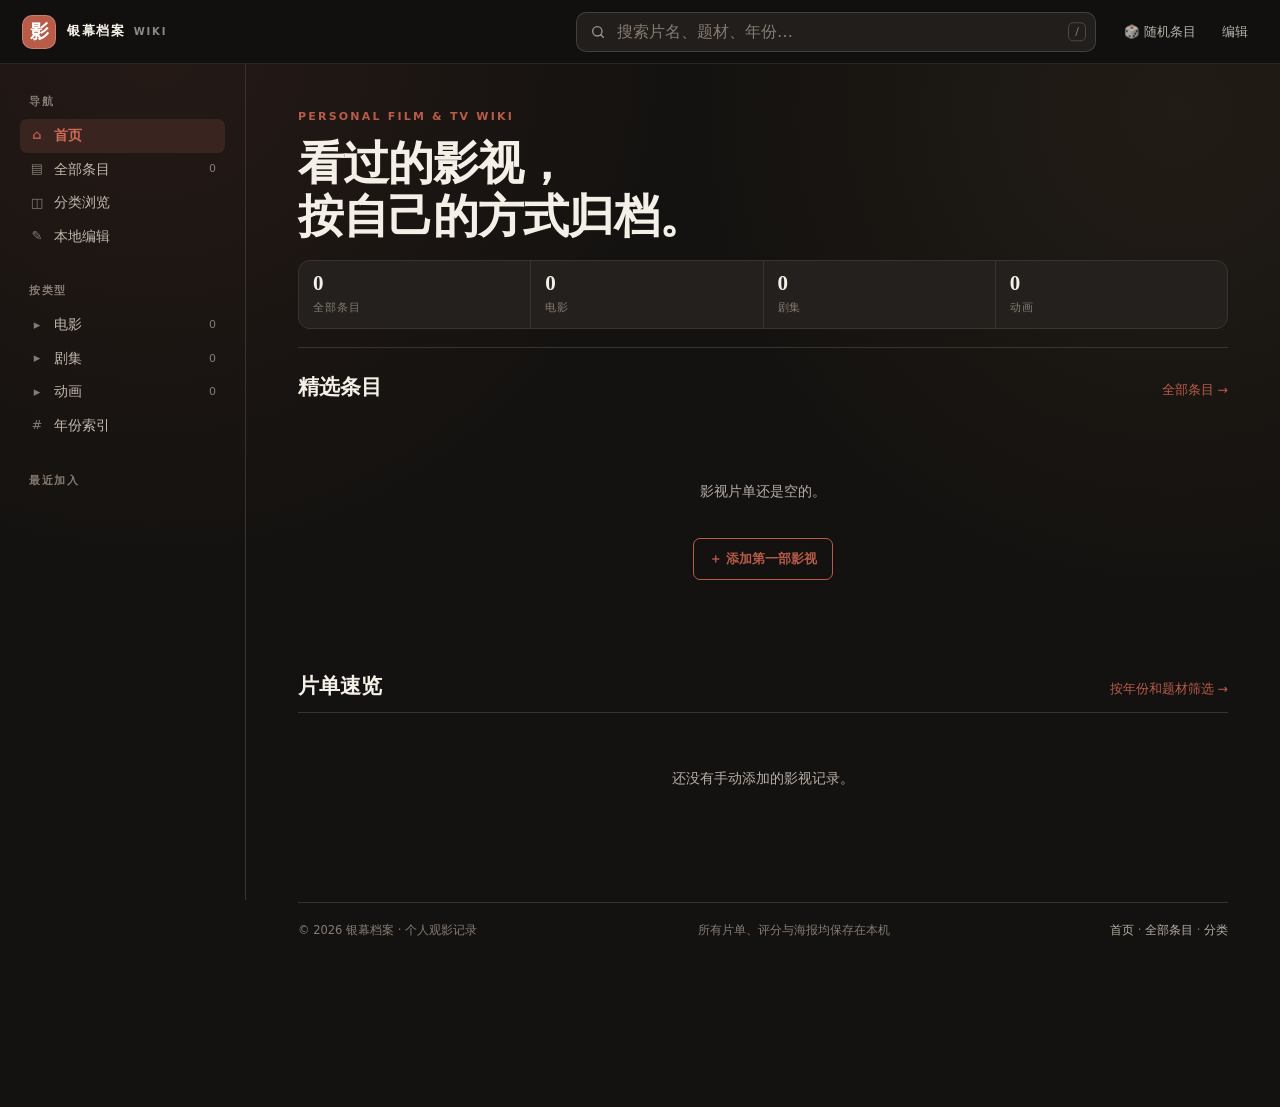
<file: assets/film/index.html>
<!DOCTYPE html>
<html lang="zh-CN">
<head>
  <meta charset="UTF-8">
  <meta name="viewport" content="width=device-width, initial-scale=1.0">
  <title>银幕档案 · 我的影视维基</title>
  <meta name="description" content="个人看过的电影、剧集和动画记录，按类型与题材分类浏览。">
  <script>
    (function () {
      try {
        const queryTheme = new URLSearchParams(location.search).get("theme");
        const theme = queryTheme === "light" || queryTheme === "dark"
          ? queryTheme
          : (localStorage.getItem("qingji:theme") || "dark");
        document.documentElement.dataset.theme = theme;
        document.documentElement.style.colorScheme = theme;
        localStorage.setItem("qingji:theme", theme);
      } catch (error) {}
    })();
  </script>
  <link rel="stylesheet" href="./assets/style.css">
</head>
<body data-root="." data-page="home">
  <a class="skip-link" href="#main">跳到正文</a>

  <header class="topbar">
    <div class="topbar-inner">
      <button class="top-action menu-toggle" id="menu-toggle" type="button" aria-label="打开导航" aria-controls="sidebar" aria-expanded="false">☰</button>
      <a class="brand" href="./index.html">
        <span class="brand-mark">影</span>
        <span class="brand-text">银幕档案 <span class="brand-tag">WIKI</span></span>
      </a>
      <div class="search-wrap">
        <div class="search-box">
          <svg viewBox="0 0 24 24" fill="none" stroke-width="2" stroke-linecap="round" aria-hidden="true">
            <circle cx="11" cy="11" r="7"></circle>
            <path d="m20 20-3.5-3.5"></path>
          </svg>
          <input class="search-input" id="wiki-search" type="search" placeholder="搜索片名、题材、年份…" aria-label="搜索条目" aria-expanded="false" autocomplete="off">
          <span class="search-key">/</span>
        </div>
        <div class="search-results" id="search-results"></div>
      </div>
      <div class="top-actions">
        <button class="top-action" id="random-entry" type="button" title="随机打开一个条目">🎲 <span class="action-label">随机条目</span></button>
        <a class="top-action" href="./editor.html" title="本地编辑影评">编辑</a>
        <a class="top-action" href="./about.html">关于</a>
      </div>
    </div>
  </header>

  <div class="sidebar-backdrop" id="sidebar-backdrop"></div>
  <div class="shell">
    <aside class="sidebar" id="sidebar">
        <div class="side-group">
          <p class="side-title">导航</p>
          <a class="side-link" data-nav="home" href="./index.html"><span class="side-icon">⌂</span>首页</a>
          <a class="side-link" data-nav="entries" href="./entries/index.html"><span class="side-icon">▤</span>全部条目<span class="side-count" id="nav-total">0</span></a>
          <a class="side-link" data-nav="categories" href="./categories/index.html"><span class="side-icon">◫</span>分类浏览</a>
          <a class="side-link" data-nav="editor" href="./editor.html"><span class="side-icon">✎</span>本地编辑</a>
          <a class="side-link" data-nav="about" href="./about.html"><span class="side-icon">ⓘ</span>关于这个维基</a>
        </div>
        <div class="side-group">
          <p class="side-title">按类型</p>
          <a class="side-link" href="./entries/index.html?medium=电影"><span class="side-icon">▸</span>电影<span class="side-count" id="nav-movie">0</span></a>
          <a class="side-link" href="./entries/index.html?medium=剧集"><span class="side-icon">▸</span>剧集<span class="side-count" id="nav-series">0</span></a>
          <a class="side-link" href="./entries/index.html?medium=动画"><span class="side-icon">▸</span>动画<span class="side-count" id="nav-animation">0</span></a>
          <a class="side-link" href="./categories/index.html"><span class="side-icon">#</span>年份索引</a>
        </div>
        <div class="side-group">
          <p class="side-title">最近加入</p>
          <div class="side-recent" id="side-recent"></div>
        </div>
        <div class="side-note">
          <strong>个人影视维基</strong>
          只记录看过的作品。分类、搜索和条目页都在本地运行，不需要服务器。
        </div>
      </aside>
    <main class="main" id="main">
      
      <section class="home-hero">
        <p class="page-kicker">PERSONAL FILM &amp; TV WIKI</p>
        <h1 class="page-title">看过的影视，<br>按自己的方式归档。</h1>
        <p class="page-lede">这是一个只记录看过的作品的个人维基。电影、剧集和动画各自成页，按类型与题材分类，也可以直接搜索片名。</p>
        <div class="hero-note">共 <strong id="home-total">0</strong> 条记录 · 只记看过的</div>
        <div class="stats">
          <div class="stat"><span class="stat-value" id="home-total-stat">0</span><span class="stat-label">全部条目</span></div>
          <div class="stat"><span class="stat-value" id="home-movies">0</span><span class="stat-label">电影</span></div>
          <div class="stat"><span class="stat-value" id="home-series">0</span><span class="stat-label">剧集</span></div>
          <div class="stat"><span class="stat-value" id="home-animation">0</span><span class="stat-label">动画</span></div>
        </div>
      </section>

      <section class="home-quote" id="home-quote" hidden>
        <p class="page-kicker">TODAY'S LINE</p>
        <blockquote id="daily-quote-text"></blockquote>
        <div class="home-quote-meta">
          <a id="daily-quote-film" href="#"></a>
          <span id="daily-quote-note"></span>
          <button class="quote-refresh" id="quote-refresh" type="button">换一句 →</button>
        </div>
      </section>

      <section class="section">
        <div class="section-head">
          <h2 class="section-title">精选条目</h2>
          <a class="section-link" href="./entries/index.html">全部条目 →</a>
        </div>
        <div id="featured-entry"></div>
      </section>

      <section class="section">
        <div class="section-head">
          <h2 class="section-title">片单速览</h2>
          <a class="section-link" href="./entries/index.html">按年份和题材筛选 →</a>
        </div>
        <div class="recent-list" id="recent-entries"></div>
      </section>

      <section class="section">
        <div class="section-head">
          <h2 class="section-title">按类型与题材浏览</h2>
          <a class="section-link" href="./categories/index.html">完整分类 →</a>
        </div>
        <div class="category-grid" id="category-grid"></div>
      </section>

      <div class="about-note">
        <strong>这不是豆瓣，也不是评分榜。</strong>
        它只是我自己的观影索引：看过的作品、所属类型、题材标签，以及以后可以慢慢补上的观后感。条目页里的“我的观影记录”是留给自己的空白页。
      </div>
      <footer class="site-footer">
        <span>© <span data-year></span> 银幕档案 · 个人观影记录</span>
        <span>所有片单、评分与海报均保存在本机</span>
        <span><a href="./index.html">首页</a> · <a href="./entries/index.html">全部条目</a> · <a href="./categories/index.html">分类</a></span>
      </footer>
    </main>
  </div>

  <script src="./assets/entries.js"></script>
  <script src="./assets/posters.js"></script>
  <script src="./assets/custom-entries.js"></script>
  <script src="./assets/quotes.js"></script>
  <script src="./assets/site.js"></script>
  
</body>
</html>
</file>
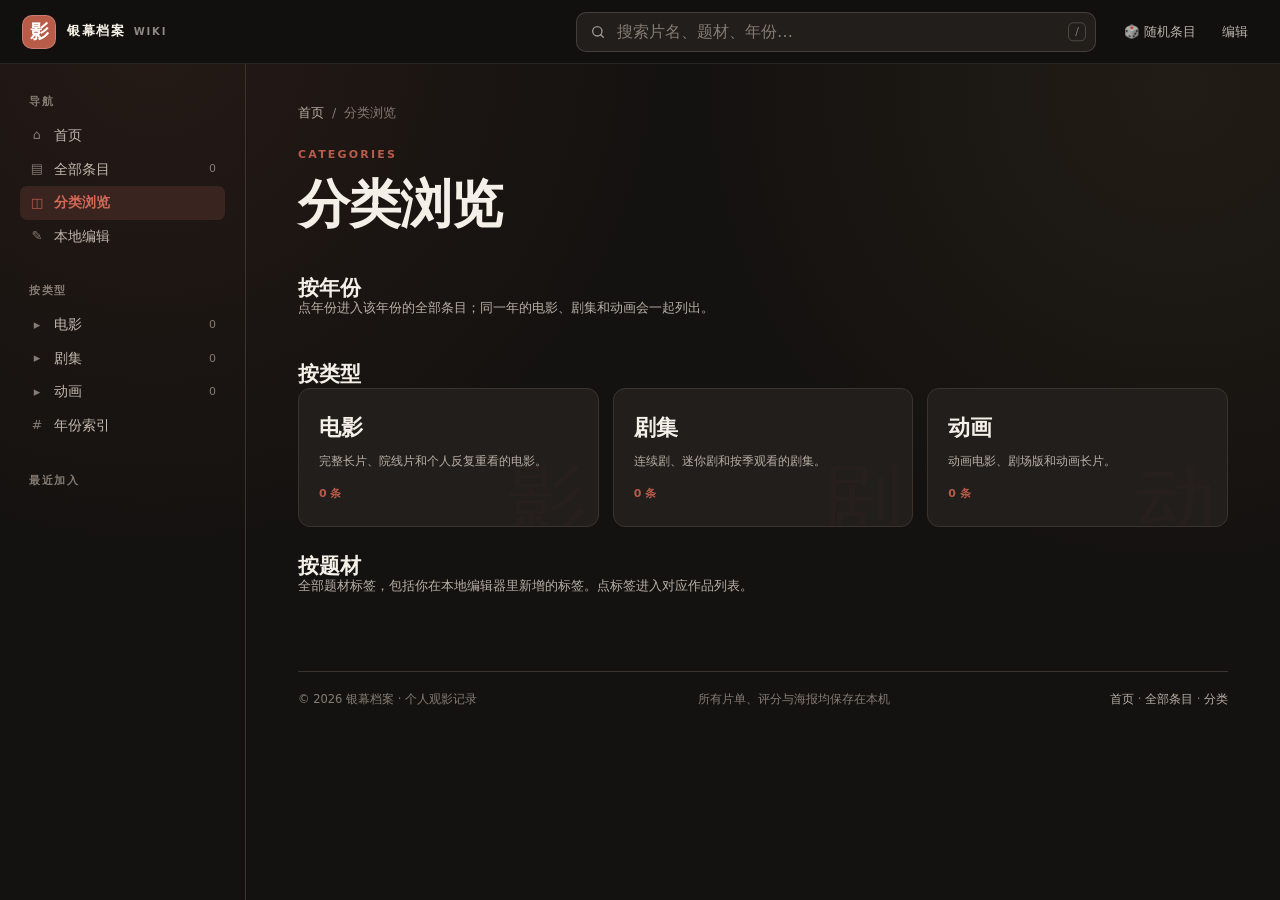
<file: assets/film/categories/index.html>
<!DOCTYPE html>
<html lang="zh-CN">
<head>
  <meta charset="UTF-8">
  <meta name="viewport" content="width=device-width, initial-scale=1.0">
  <title>分类浏览 · 银幕档案</title>
  <meta name="description" content="按电影、剧集、动画和题材浏览个人观影记录。">
  <script>
    (function () {
      try {
        const queryTheme = new URLSearchParams(location.search).get("theme");
        const theme = queryTheme === "light" || queryTheme === "dark"
          ? queryTheme
          : (localStorage.getItem("qingji:theme") || "dark");
        document.documentElement.dataset.theme = theme;
        document.documentElement.style.colorScheme = theme;
        localStorage.setItem("qingji:theme", theme);
      } catch (error) {}
    })();
  </script>
  <link rel="stylesheet" href="../assets/style.css">
</head>
<body data-root=".." data-page="categories">
  <a class="skip-link" href="#main">跳到正文</a>

  <header class="topbar">
    <div class="topbar-inner">
      <button class="top-action menu-toggle" id="menu-toggle" type="button" aria-label="打开导航" aria-controls="sidebar" aria-expanded="false">☰</button>
      <a class="brand" href="../index.html">
        <span class="brand-mark">影</span>
        <span class="brand-text">银幕档案 <span class="brand-tag">WIKI</span></span>
      </a>
      <div class="search-wrap">
        <div class="search-box">
          <svg viewBox="0 0 24 24" fill="none" stroke-width="2" stroke-linecap="round" aria-hidden="true">
            <circle cx="11" cy="11" r="7"></circle>
            <path d="m20 20-3.5-3.5"></path>
          </svg>
          <input class="search-input" id="wiki-search" type="search" placeholder="搜索片名、题材、年份…" aria-label="搜索条目" aria-expanded="false" autocomplete="off">
          <span class="search-key">/</span>
        </div>
        <div class="search-results" id="search-results"></div>
      </div>
      <div class="top-actions">
        <button class="top-action" id="random-entry" type="button" title="随机打开一个条目">🎲 <span class="action-label">随机条目</span></button>
        <a class="top-action" href="../editor.html" title="本地编辑影评">编辑</a>
        <a class="top-action" href="../about.html">关于</a>
      </div>
    </div>
  </header>

  <div class="sidebar-backdrop" id="sidebar-backdrop"></div>
  <div class="shell">
    <aside class="sidebar" id="sidebar">
        <div class="side-group">
          <p class="side-title">导航</p>
          <a class="side-link" data-nav="home" href="../index.html"><span class="side-icon">⌂</span>首页</a>
          <a class="side-link" data-nav="entries" href="../entries/index.html"><span class="side-icon">▤</span>全部条目<span class="side-count" id="nav-total">0</span></a>
          <a class="side-link" data-nav="categories" href="../categories/index.html"><span class="side-icon">◫</span>分类浏览</a>
          <a class="side-link" data-nav="editor" href="../editor.html"><span class="side-icon">✎</span>本地编辑</a>
          <a class="side-link" data-nav="about" href="../about.html"><span class="side-icon">ⓘ</span>关于这个维基</a>
        </div>
        <div class="side-group">
          <p class="side-title">按类型</p>
          <a class="side-link" href="../entries/index.html?medium=电影"><span class="side-icon">▸</span>电影<span class="side-count" id="nav-movie">0</span></a>
          <a class="side-link" href="../entries/index.html?medium=剧集"><span class="side-icon">▸</span>剧集<span class="side-count" id="nav-series">0</span></a>
          <a class="side-link" href="../entries/index.html?medium=动画"><span class="side-icon">▸</span>动画<span class="side-count" id="nav-animation">0</span></a>
          <a class="side-link" href="../categories/index.html"><span class="side-icon">#</span>年份索引</a>
        </div>
        <div class="side-group">
          <p class="side-title">最近加入</p>
          <div class="side-recent" id="side-recent"></div>
        </div>
        <div class="side-note">
          <strong>个人影视维基</strong>
          只记录看过的作品。分类、搜索和条目页都在本地运行，不需要服务器。
        </div>
      </aside>
    <main class="main" id="main">
      
      <nav class="breadcrumb"><a href="../index.html">首页</a><span>/</span><span>分类浏览</span></nav>
      <p class="page-kicker">CATEGORIES</p>
      <h1 class="page-title">分类浏览</h1>
      <p class="page-lede">点年份、类型或题材，进入对应的全部作品列表；包括你在本地编辑器里新增的题材标签。</p>
      <div id="categories-root"></div>
      <footer class="site-footer">
        <span>© <span data-year></span> 银幕档案 · 个人观影记录</span>
        <span>所有片单、评分与海报均保存在本机</span>
        <span><a href="../index.html">首页</a> · <a href="../entries/index.html">全部条目</a> · <a href="../categories/index.html">分类</a></span>
      </footer>
    </main>
  </div>

  <script src="../assets/entries.js"></script>
  <script src="../assets/posters.js"></script>
  <script src="../assets/custom-entries.js"></script>
  <script src="../assets/quotes.js"></script>
  <script src="../assets/site.js"></script>
  
</body>
</html>
</file>
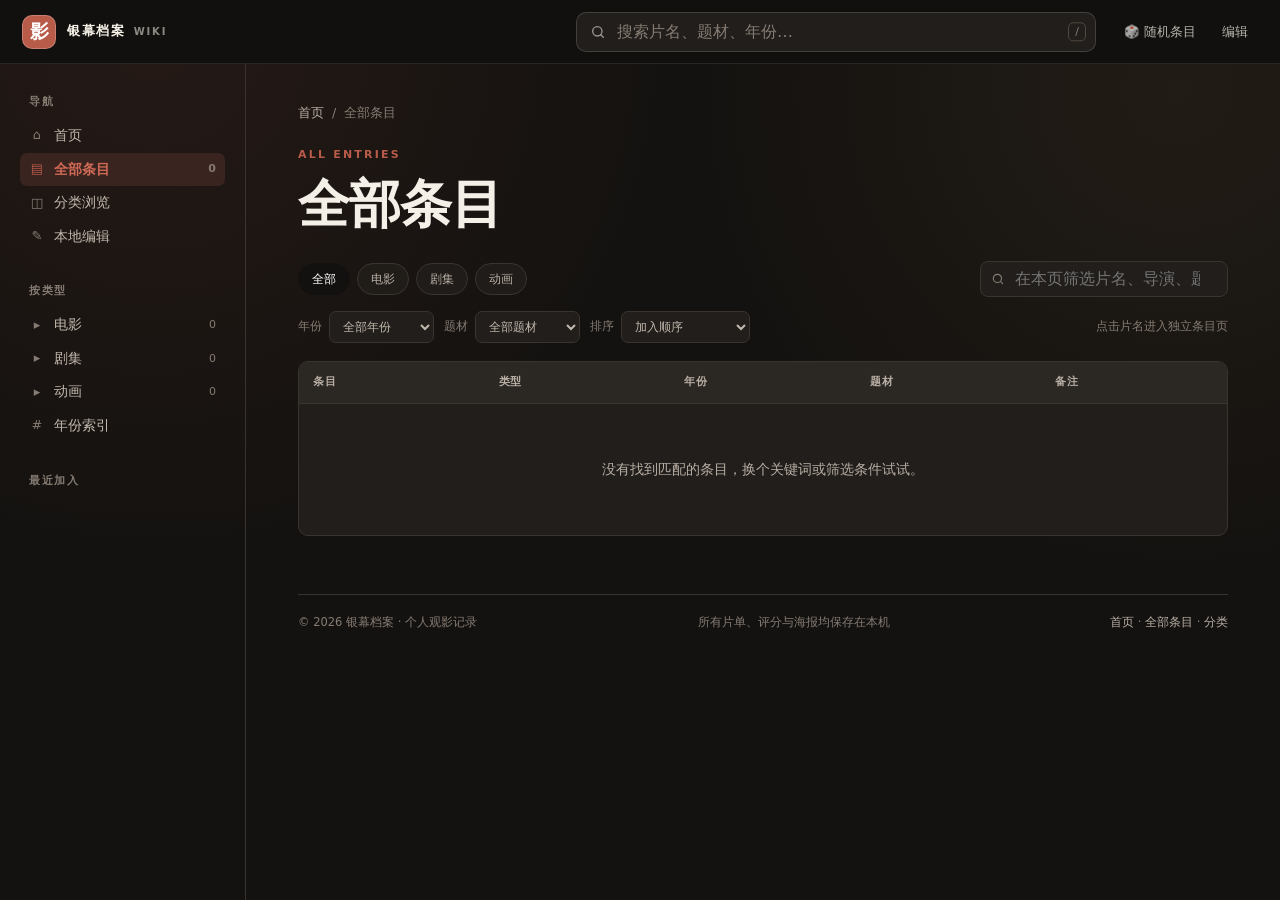
<file: assets/film/entries/index.html>
<!DOCTYPE html>
<html lang="zh-CN">
<head>
  <meta charset="UTF-8">
  <meta name="viewport" content="width=device-width, initial-scale=1.0">
  <title>全部条目 · 银幕档案</title>
  <meta name="description" content="按类型、题材和关键词筛选看过的影视作品。">
  <script>
    (function () {
      try {
        const queryTheme = new URLSearchParams(location.search).get("theme");
        const theme = queryTheme === "light" || queryTheme === "dark"
          ? queryTheme
          : (localStorage.getItem("qingji:theme") || "dark");
        document.documentElement.dataset.theme = theme;
        document.documentElement.style.colorScheme = theme;
        localStorage.setItem("qingji:theme", theme);
      } catch (error) {}
    })();
  </script>
  <link rel="stylesheet" href="../assets/style.css">
</head>
<body data-root=".." data-page="entries">
  <a class="skip-link" href="#main">跳到正文</a>

  <header class="topbar">
    <div class="topbar-inner">
      <button class="top-action menu-toggle" id="menu-toggle" type="button" aria-label="打开导航" aria-controls="sidebar" aria-expanded="false">☰</button>
      <a class="brand" href="../index.html">
        <span class="brand-mark">影</span>
        <span class="brand-text">银幕档案 <span class="brand-tag">WIKI</span></span>
      </a>
      <div class="search-wrap">
        <div class="search-box">
          <svg viewBox="0 0 24 24" fill="none" stroke-width="2" stroke-linecap="round" aria-hidden="true">
            <circle cx="11" cy="11" r="7"></circle>
            <path d="m20 20-3.5-3.5"></path>
          </svg>
          <input class="search-input" id="wiki-search" type="search" placeholder="搜索片名、题材、年份…" aria-label="搜索条目" aria-expanded="false" autocomplete="off">
          <span class="search-key">/</span>
        </div>
        <div class="search-results" id="search-results"></div>
      </div>
      <div class="top-actions">
        <button class="top-action" id="random-entry" type="button" title="随机打开一个条目">🎲 <span class="action-label">随机条目</span></button>
        <a class="top-action" href="../editor.html" title="本地编辑影评">编辑</a>
        <a class="top-action" href="../about.html">关于</a>
      </div>
    </div>
  </header>

  <div class="sidebar-backdrop" id="sidebar-backdrop"></div>
  <div class="shell">
    <aside class="sidebar" id="sidebar">
        <div class="side-group">
          <p class="side-title">导航</p>
          <a class="side-link" data-nav="home" href="../index.html"><span class="side-icon">⌂</span>首页</a>
          <a class="side-link" data-nav="entries" href="../entries/index.html"><span class="side-icon">▤</span>全部条目<span class="side-count" id="nav-total">0</span></a>
          <a class="side-link" data-nav="categories" href="../categories/index.html"><span class="side-icon">◫</span>分类浏览</a>
          <a class="side-link" data-nav="editor" href="../editor.html"><span class="side-icon">✎</span>本地编辑</a>
          <a class="side-link" data-nav="about" href="../about.html"><span class="side-icon">ⓘ</span>关于这个维基</a>
        </div>
        <div class="side-group">
          <p class="side-title">按类型</p>
          <a class="side-link" href="../entries/index.html?medium=电影"><span class="side-icon">▸</span>电影<span class="side-count" id="nav-movie">0</span></a>
          <a class="side-link" href="../entries/index.html?medium=剧集"><span class="side-icon">▸</span>剧集<span class="side-count" id="nav-series">0</span></a>
          <a class="side-link" href="../entries/index.html?medium=动画"><span class="side-icon">▸</span>动画<span class="side-count" id="nav-animation">0</span></a>
          <a class="side-link" href="../categories/index.html"><span class="side-icon">#</span>年份索引</a>
        </div>
        <div class="side-group">
          <p class="side-title">最近加入</p>
          <div class="side-recent" id="side-recent"></div>
        </div>
        <div class="side-note">
          <strong>个人影视维基</strong>
          只记录看过的作品。分类、搜索和条目页都在本地运行，不需要服务器。
        </div>
      </aside>
    <main class="main" id="main">
      
      <nav class="breadcrumb"><a href="../index.html">首页</a><span>/</span><span>全部条目</span></nav>
      <p class="page-kicker">ALL ENTRIES</p>
      <h1 class="page-title">全部条目</h1>
      <p class="page-lede">当前显示 <strong id="visible-count">0</strong> 条。可以按类型、题材筛选，也可以直接搜索片名、主创或年份。</p>

      <div class="toolbar">
        <div class="chips" aria-label="按类型筛选">
          <button class="chip active" type="button" data-medium="全部" aria-pressed="true">全部</button>
          <button class="chip" type="button" data-medium="电影" aria-pressed="false">电影</button>
          <button class="chip" type="button" data-medium="剧集" aria-pressed="false">剧集</button>
          <button class="chip" type="button" data-medium="动画" aria-pressed="false">动画</button>
        </div>
        <label class="table-search">
          <svg viewBox="0 0 24 24" fill="none" stroke-width="2" stroke-linecap="round" aria-hidden="true">
            <circle cx="11" cy="11" r="7"></circle>
            <path d="m20 20-3.5-3.5"></path>
          </svg>
          <input id="entry-filter" type="search" placeholder="在本页筛选片名、导演、题材…" aria-label="筛选条目">
        </label>
      </div>

      <div class="toolbar catalog-toolbar">
        <div class="select-row">
          <label class="select-wrap">年份
            <select id="year-filter"><option value="全部">全部年份</option></select>
          </label>
          <label class="select-wrap">题材
            <select id="genre-filter"><option value="全部">全部题材</option></select>
          </label>
          <label class="select-wrap">排序
            <select id="sort-order">
              <option value="order">加入顺序</option>
              <option value="year">年份从新到旧</option>
              <option value="title">片名 A-Z</option>
            </select>
          </label>
        </div>
        <span class="catalog-hint">点击片名进入独立条目页</span>
      </div>

      <div class="wiki-table-wrap">
        <table class="wiki-table">
          <thead>
            <tr>
              <th>条目</th>
              <th class="col-medium">类型</th>
              <th class="col-year">年份</th>
              <th class="col-genre">题材</th>
              <th class="col-note">备注</th>
            </tr>
          </thead>
          <tbody id="catalog-body"></tbody>
        </table>
        <div class="empty-state" id="table-empty" hidden>没有找到匹配的条目，换个关键词或筛选条件试试。</div>
      </div>
      <button class="catalog-load-more" id="catalog-load-more" type="button" hidden>显示更多</button>
      <footer class="site-footer">
        <span>© <span data-year></span> 银幕档案 · 个人观影记录</span>
        <span>所有片单、评分与海报均保存在本机</span>
        <span><a href="../index.html">首页</a> · <a href="../entries/index.html">全部条目</a> · <a href="../categories/index.html">分类</a></span>
      </footer>
    </main>
  </div>

  <script src="../assets/entries.js"></script>
  <script src="../assets/posters.js"></script>
  <script src="../assets/custom-entries.js"></script>
  <script src="../assets/quotes.js"></script>
  <script src="../assets/site.js"></script>
  
</body>
</html>
</file>
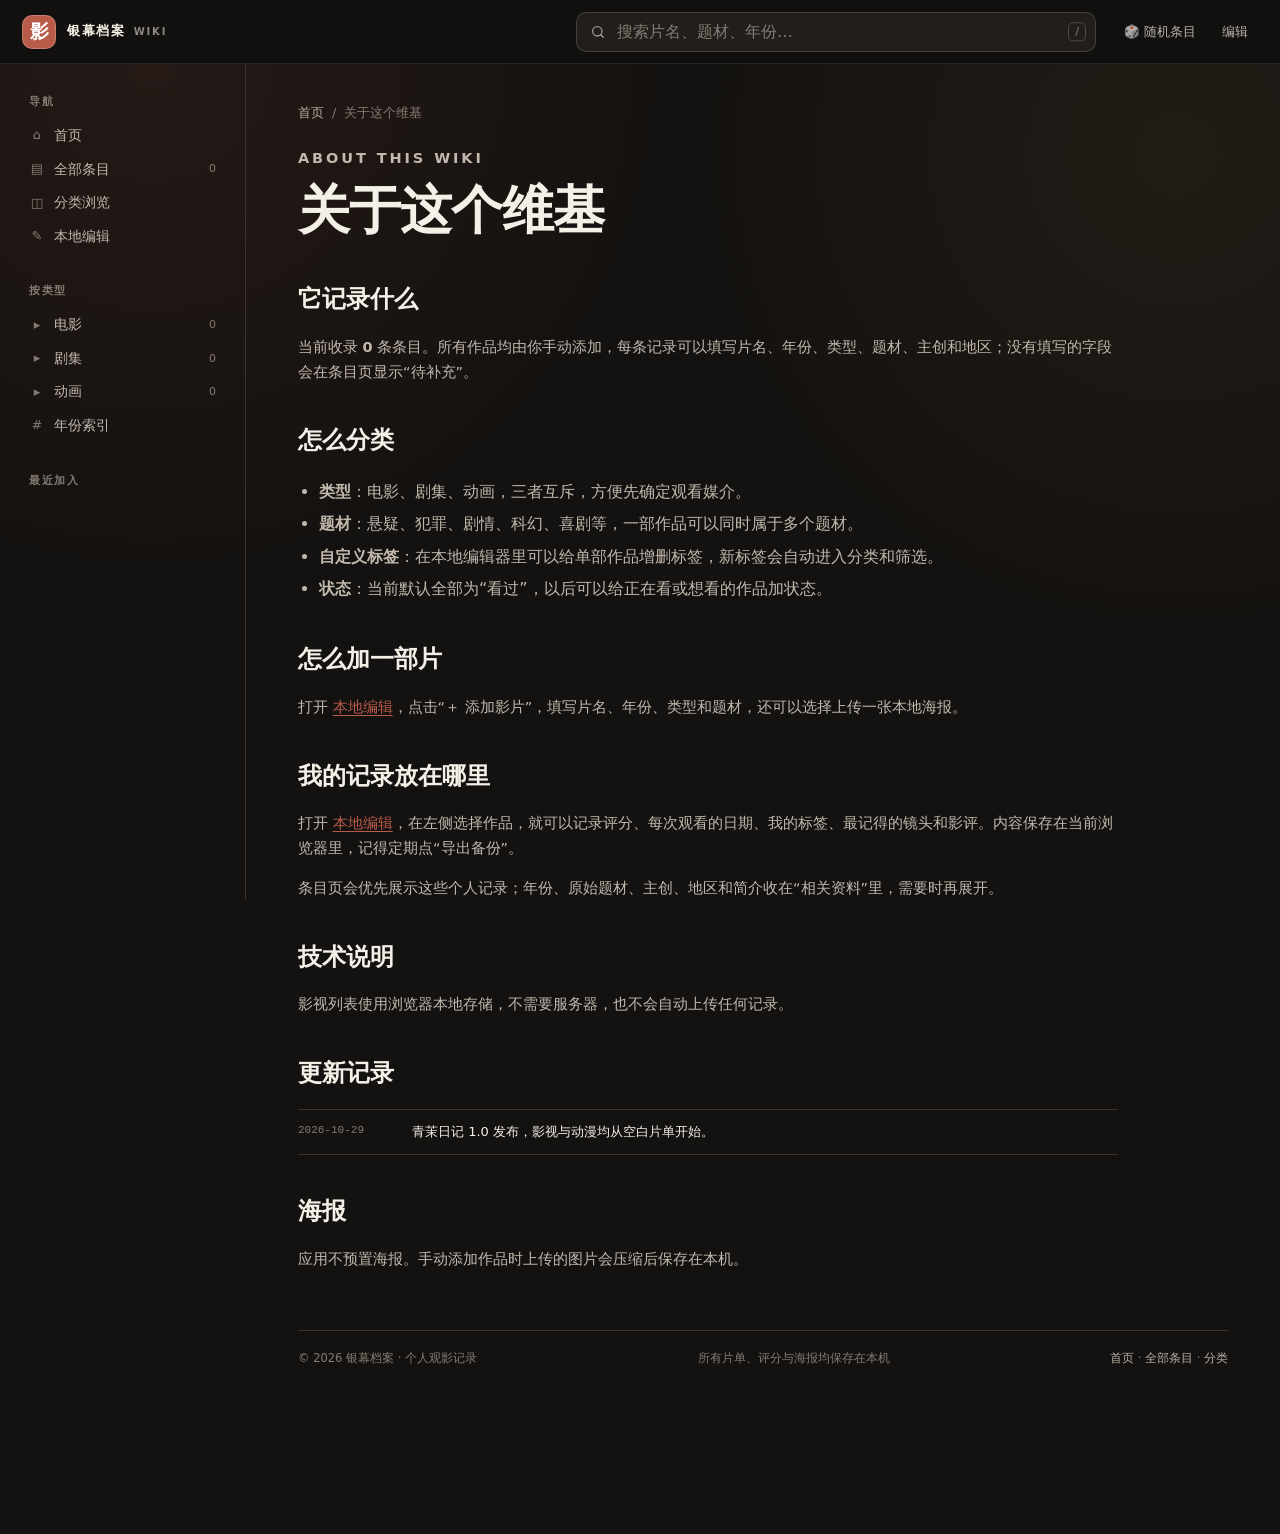
<file: assets/film/about.html>
<!DOCTYPE html>
<html lang="zh-CN">
<head>
  <meta charset="UTF-8">
  <meta name="viewport" content="width=device-width, initial-scale=1.0">
  <title>关于这个维基 · 银幕档案</title>
  <meta name="description" content="这个个人影视维基的记录方式、分类规则和维护方法。">
  <script>
    (function () {
      try {
        const queryTheme = new URLSearchParams(location.search).get("theme");
        const theme = queryTheme === "light" || queryTheme === "dark"
          ? queryTheme
          : (localStorage.getItem("qingji:theme") || "dark");
        document.documentElement.dataset.theme = theme;
        document.documentElement.style.colorScheme = theme;
        localStorage.setItem("qingji:theme", theme);
      } catch (error) {}
    })();
  </script>
  <link rel="stylesheet" href="./assets/style.css">
</head>
<body data-root="." data-page="about">
  <a class="skip-link" href="#main">跳到正文</a>

  <header class="topbar">
    <div class="topbar-inner">
      <button class="top-action menu-toggle" id="menu-toggle" type="button" aria-label="打开导航" aria-controls="sidebar" aria-expanded="false">☰</button>
      <a class="brand" href="./index.html">
        <span class="brand-mark">影</span>
        <span class="brand-text">银幕档案 <span class="brand-tag">WIKI</span></span>
      </a>
      <div class="search-wrap">
        <div class="search-box">
          <svg viewBox="0 0 24 24" fill="none" stroke-width="2" stroke-linecap="round" aria-hidden="true">
            <circle cx="11" cy="11" r="7"></circle>
            <path d="m20 20-3.5-3.5"></path>
          </svg>
          <input class="search-input" id="wiki-search" type="search" placeholder="搜索片名、题材、年份…" aria-label="搜索条目" aria-expanded="false" autocomplete="off">
          <span class="search-key">/</span>
        </div>
        <div class="search-results" id="search-results"></div>
      </div>
      <div class="top-actions">
        <button class="top-action" id="random-entry" type="button" title="随机打开一个条目">🎲 <span class="action-label">随机条目</span></button>
        <a class="top-action" href="./editor.html" title="本地编辑影评">编辑</a>
        <a class="top-action" href="./about.html">关于</a>
      </div>
    </div>
  </header>

  <div class="sidebar-backdrop" id="sidebar-backdrop"></div>
  <div class="shell">
    <aside class="sidebar" id="sidebar">
        <div class="side-group">
          <p class="side-title">导航</p>
          <a class="side-link" data-nav="home" href="./index.html"><span class="side-icon">⌂</span>首页</a>
          <a class="side-link" data-nav="entries" href="./entries/index.html"><span class="side-icon">▤</span>全部条目<span class="side-count" id="nav-total">0</span></a>
          <a class="side-link" data-nav="categories" href="./categories/index.html"><span class="side-icon">◫</span>分类浏览</a>
          <a class="side-link" data-nav="editor" href="./editor.html"><span class="side-icon">✎</span>本地编辑</a>
          <a class="side-link" data-nav="about" href="./about.html"><span class="side-icon">ⓘ</span>关于这个维基</a>
        </div>
        <div class="side-group">
          <p class="side-title">按类型</p>
          <a class="side-link" href="./entries/index.html?medium=电影"><span class="side-icon">▸</span>电影<span class="side-count" id="nav-movie">0</span></a>
          <a class="side-link" href="./entries/index.html?medium=剧集"><span class="side-icon">▸</span>剧集<span class="side-count" id="nav-series">0</span></a>
          <a class="side-link" href="./entries/index.html?medium=动画"><span class="side-icon">▸</span>动画<span class="side-count" id="nav-animation">0</span></a>
          <a class="side-link" href="./categories/index.html"><span class="side-icon">#</span>年份索引</a>
        </div>
        <div class="side-group">
          <p class="side-title">最近加入</p>
          <div class="side-recent" id="side-recent"></div>
        </div>
        <div class="side-note">
          <strong>个人影视维基</strong>
          只记录看过的作品。分类、搜索和条目页都在本地运行，不需要服务器。
        </div>
      </aside>
    <main class="main" id="main">
      
      <nav class="breadcrumb"><a href="./index.html">首页</a><span>/</span><span>关于这个维基</span></nav>
      <div class="prose-page">
        <p class="page-kicker">ABOUT THIS WIKI</p>
        <h1 class="page-title">关于这个维基</h1>
        <p class="page-lede">一个只给自己看的影视记录站。目标不是写影评，而是把看过的作品放在一个可以分类、搜索和慢慢补充的地方。</p>

        <h2>它记录什么</h2>
        <p>当前收录 <strong id="about-total">0</strong> 条条目。所有作品均由你手动添加，每条记录可以填写片名、年份、类型、题材、主创和地区；没有填写的字段会在条目页显示“待补充”。</p>

        <h2>怎么分类</h2>
        <ul>
          <li><strong>类型</strong>：电影、剧集、动画，三者互斥，方便先确定观看媒介。</li>
          <li><strong>题材</strong>：悬疑、犯罪、剧情、科幻、喜剧等，一部作品可以同时属于多个题材。</li>
          <li><strong>自定义标签</strong>：在本地编辑器里可以给单部作品增删标签，新标签会自动进入分类和筛选。</li>
          <li><strong>状态</strong>：当前默认全部为“看过”，以后可以给正在看或想看的作品加状态。</li>
        </ul>

        <h2>怎么加一部片</h2>
        <p>打开 <a href="./editor.html">本地编辑</a>，点击“＋ 添加影片”，填写片名、年份、类型和题材，还可以选择上传一张本地海报。</p>

        <h2>我的记录放在哪里</h2>
        <p>打开 <a href="./editor.html">本地编辑</a>，在左侧选择作品，就可以记录评分、每次观看的日期、我的标签、最记得的镜头和影评。内容保存在当前浏览器里，记得定期点“导出备份”。</p>
        <p>条目页会优先展示这些个人记录；年份、原始题材、主创、地区和简介收在“相关资料”里，需要时再展开。</p>

        <h2>技术说明</h2>
        <p>影视列表使用浏览器本地存储，不需要服务器，也不会自动上传任何记录。</p>

        <h2>更新记录</h2>
        <div class="log-list">
          <div class="log-row"><time>2026-10-29</time><span>青茉日记 1.0 发布，影视与动漫均从空白片单开始。</span></div>
        </div>

        <h2>海报</h2>
        <p>应用不预置海报。手动添加作品时上传的图片会压缩后保存在本机。</p>
      </div>
      <footer class="site-footer">
        <span>© <span data-year></span> 银幕档案 · 个人观影记录</span>
        <span>所有片单、评分与海报均保存在本机</span>
        <span><a href="./index.html">首页</a> · <a href="./entries/index.html">全部条目</a> · <a href="./categories/index.html">分类</a></span>
      </footer>
    </main>
  </div>

  <script src="./assets/entries.js"></script>
  <script src="./assets/posters.js"></script>
  <script src="./assets/custom-entries.js"></script>
  <script src="./assets/quotes.js"></script>
  <script src="./assets/site.js"></script>
  
</body>
</html>
</file>
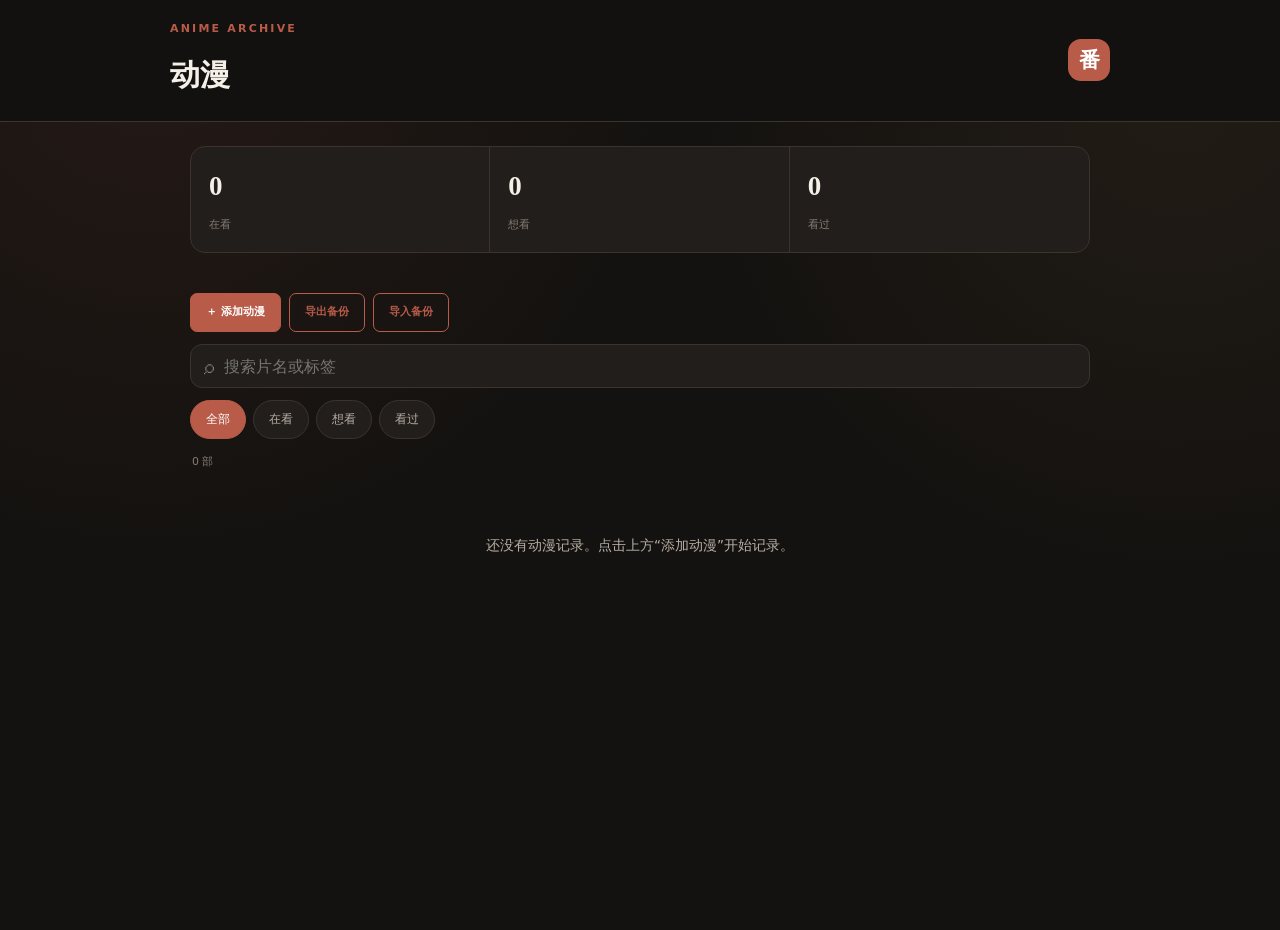
<file: assets/film/anime.html>
<!DOCTYPE html>
<html lang="zh-CN">
<head>
  <meta charset="UTF-8">
  <meta name="viewport" content="width=device-width, initial-scale=1.0">
  <title>动漫 · 青茉日记</title>
  <script>
    (function () {
      try {
        const queryTheme = new URLSearchParams(location.search).get("theme");
        const theme = queryTheme === "light" || queryTheme === "dark"
          ? queryTheme
          : (localStorage.getItem("qingji:theme") || "dark");
        document.documentElement.dataset.theme = theme;
        document.documentElement.style.colorScheme = theme;
        localStorage.setItem("qingji:theme", theme);
      } catch (error) {}
    })();
  </script>
  <link rel="stylesheet" href="./assets/style.css">
</head>
<body data-page="anime">
  <header class="anime-topbar">
    <div>
      <p class="page-kicker">ANIME ARCHIVE</p>
      <h1>动漫</h1>
    </div>
    <span class="anime-brand-mark">番</span>
  </header>

  <main class="anime-main">
    <section class="anime-stats" id="anime-stats"></section>

    <div class="anime-controls">
      <div class="anime-actions">
        <button class="button" type="button" id="anime-add">＋ 添加动漫</button>
        <button class="button secondary" type="button" id="anime-export">导出备份</button>
        <label class="button secondary" for="anime-import">导入备份</label>
        <input id="anime-import" type="file" accept="application/json,.json" hidden>
      </div>
      <label class="anime-search">
        <span>⌕</span>
        <input id="anime-search" type="search" placeholder="搜索片名或标签" autocomplete="off">
      </label>
      <div class="anime-filters" id="anime-filters">
        <button class="anime-filter active" type="button" data-status="全部">全部</button>
        <button class="anime-filter" type="button" data-status="在看">在看</button>
        <button class="anime-filter" type="button" data-status="想看">想看</button>
        <button class="anime-filter" type="button" data-status="看过">看过</button>
      </div>
    </div>

    <div class="anime-count" id="anime-count"></div>
    <section class="anime-list" id="anime-list"></section>
    <button class="anime-load-more" id="anime-load-more" type="button" hidden>显示更多</button>
  </main>

  <div class="anime-modal" id="anime-modal" hidden>
    <button class="anime-modal-backdrop" type="button" data-close-anime aria-label="关闭简评窗口"></button>
    <form class="anime-modal-card" id="anime-comment-form">
      <div class="anime-modal-head">
        <div>
          <p class="page-kicker">MEMORY NOTE</p>
          <h2 id="anime-modal-title">一句话简评</h2>
        </div>
        <button class="anime-modal-close" type="button" data-close-anime aria-label="关闭">×</button>
      </div>
      <div class="anime-edit-grid">
        <label>总集数
          <input id="anime-edit-episodes" type="number" min="0" max="9999" inputmode="numeric" placeholder="未知可留空">
        </label>
        <label>状态
          <select id="anime-edit-status">
            <option value="在看">在看</option>
            <option value="想看">想看</option>
            <option value="看过">看过</option>
          </select>
        </label>
      </div>
      <fieldset class="anime-date-fields">
        <legend>观看时间</legend>
        <label>年
          <input id="anime-watch-year" type="number" min="2016" max="2100" inputmode="numeric" placeholder="年">
        </label>
        <label>月
          <input id="anime-watch-month" type="number" min="1" max="12" inputmode="numeric" placeholder="月">
        </label>
        <label>日
          <input id="anime-watch-day" type="number" min="1" max="31" inputmode="numeric" placeholder="日">
        </label>
      </fieldset>
      <label>留给自己的记忆
        <input id="anime-comment-input" type="text" maxlength="120" autocomplete="off" placeholder="一句话就好">
      </label>
      <div class="anime-modal-actions">
        <button class="button ghost-danger" id="anime-delete-custom" type="button" hidden>删除这部动漫</button>
        <button class="button secondary" type="button" data-close-anime>取消</button>
        <button class="button" type="submit">保存</button>
      </div>
    </form>
  </div>

  <div class="anime-modal" id="anime-add-modal" hidden>
    <button class="anime-modal-backdrop" type="button" data-close-anime-add aria-label="关闭添加动漫窗口"></button>
    <form class="anime-modal-card" id="anime-add-form">
      <div class="anime-modal-head">
        <div>
          <p class="page-kicker">NEW ANIME</p>
          <h2>添加动漫</h2>
        </div>
        <button class="anime-modal-close" type="button" data-close-anime-add aria-label="关闭">×</button>
      </div>
      <div class="anime-add-grid">
        <label class="form-full">片名
          <input id="anime-add-title" type="text" maxlength="80" required autocomplete="off">
        </label>
        <label>原名
          <input id="anime-add-original" type="text" maxlength="120" autocomplete="off">
        </label>
        <label>年份
          <input id="anime-add-year" type="number" min="1900" max="2100" inputmode="numeric">
        </label>
        <label>状态
          <select id="anime-add-status">
            <option value="在看">在看</option>
            <option value="想看">想看</option>
            <option value="看过">看过</option>
          </select>
        </label>
        <label>总集数
          <input id="anime-add-episodes" type="number" min="0" max="9999" inputmode="numeric" placeholder="未知可留空">
        </label>
        <label class="form-full">小海报（可选）
          <input id="anime-add-poster" type="file" accept="image/*">
        </label>
      </div>
      <div class="anime-modal-actions">
        <button class="button secondary" type="button" data-close-anime-add>取消</button>
        <button class="button" type="submit">添加到动漫</button>
      </div>
    </form>
  </div>

  <script src="./assets/anime-data.js"></script>
  <script src="./assets/anime-ui.js"></script>
</body>
</html>
</file>
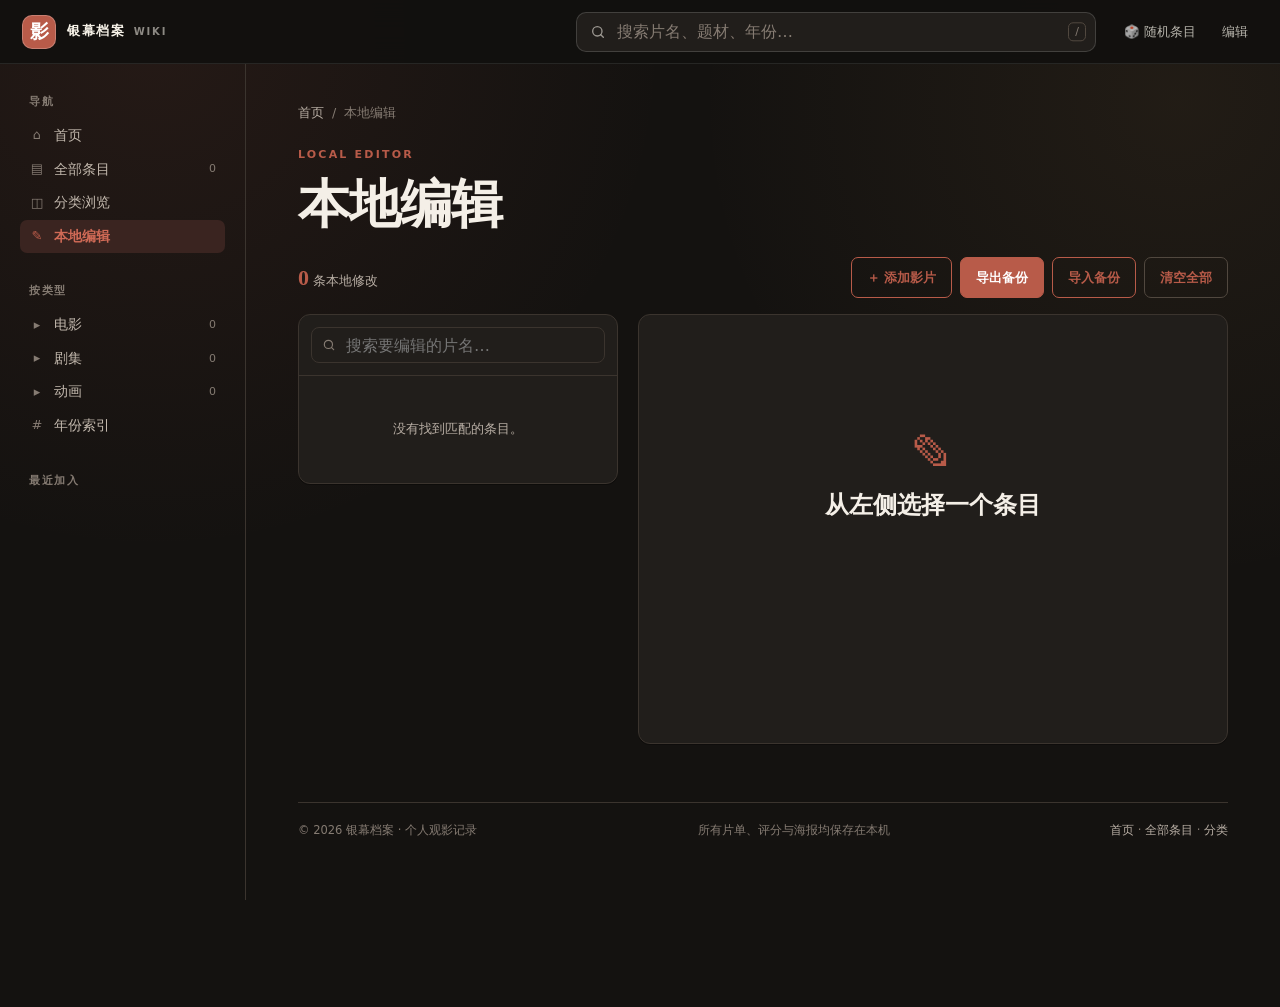
<file: assets/film/editor.html>
<!DOCTYPE html>
<html lang="zh-CN">
<head>
  <meta charset="UTF-8">
  <meta name="viewport" content="width=device-width, initial-scale=1.0">
  <title>本地编辑 · 银幕档案</title>
  <meta name="description" content="在浏览器本地编辑影视评分和影评，支持导出与导入备份。">
  <script>
    (function () {
      try {
        const queryTheme = new URLSearchParams(location.search).get("theme");
        const theme = queryTheme === "light" || queryTheme === "dark"
          ? queryTheme
          : (localStorage.getItem("qingji:theme") || "dark");
        document.documentElement.dataset.theme = theme;
        document.documentElement.style.colorScheme = theme;
        localStorage.setItem("qingji:theme", theme);
      } catch (error) {}
    })();
  </script>
  <link rel="stylesheet" href="./assets/style.css">
</head>
<body data-root="." data-page="editor">
  <a class="skip-link" href="#main">跳到正文</a>

  <header class="topbar">
    <div class="topbar-inner">
      <button class="top-action menu-toggle" id="menu-toggle" type="button" aria-label="打开导航" aria-controls="sidebar" aria-expanded="false">☰</button>
      <a class="brand" href="./index.html">
        <span class="brand-mark">影</span>
        <span class="brand-text">银幕档案 <span class="brand-tag">WIKI</span></span>
      </a>
      <div class="search-wrap">
        <div class="search-box">
          <svg viewBox="0 0 24 24" fill="none" stroke-width="2" stroke-linecap="round" aria-hidden="true">
            <circle cx="11" cy="11" r="7"></circle>
            <path d="m20 20-3.5-3.5"></path>
          </svg>
          <input class="search-input" id="wiki-search" type="search" placeholder="搜索片名、题材、年份…" aria-label="搜索条目" aria-expanded="false" autocomplete="off">
          <span class="search-key">/</span>
        </div>
        <div class="search-results" id="search-results"></div>
      </div>
      <div class="top-actions">
        <button class="top-action" id="random-entry" type="button" title="随机打开一个条目">🎲 <span class="action-label">随机条目</span></button>
        <a class="top-action" href="./editor.html" title="本地编辑影评">编辑</a>
        <a class="top-action" href="./about.html">关于</a>
      </div>
    </div>
  </header>

  <div class="sidebar-backdrop" id="sidebar-backdrop"></div>
  <div class="shell">
    <aside class="sidebar" id="sidebar">
        <div class="side-group">
          <p class="side-title">导航</p>
          <a class="side-link" data-nav="home" href="./index.html"><span class="side-icon">⌂</span>首页</a>
          <a class="side-link" data-nav="entries" href="./entries/index.html"><span class="side-icon">▤</span>全部条目<span class="side-count" id="nav-total">0</span></a>
          <a class="side-link" data-nav="categories" href="./categories/index.html"><span class="side-icon">◫</span>分类浏览</a>
          <a class="side-link" data-nav="editor" href="./editor.html"><span class="side-icon">✎</span>本地编辑</a>
          <a class="side-link" data-nav="about" href="./about.html"><span class="side-icon">ⓘ</span>关于这个维基</a>
        </div>
        <div class="side-group">
          <p class="side-title">按类型</p>
          <a class="side-link" href="./entries/index.html?medium=电影"><span class="side-icon">▸</span>电影<span class="side-count" id="nav-movie">0</span></a>
          <a class="side-link" href="./entries/index.html?medium=剧集"><span class="side-icon">▸</span>剧集<span class="side-count" id="nav-series">0</span></a>
          <a class="side-link" href="./entries/index.html?medium=动画"><span class="side-icon">▸</span>动画<span class="side-count" id="nav-animation">0</span></a>
          <a class="side-link" href="./categories/index.html"><span class="side-icon">#</span>年份索引</a>
        </div>
        <div class="side-group">
          <p class="side-title">最近加入</p>
          <div class="side-recent" id="side-recent"></div>
        </div>
        <div class="side-note">
          <strong>个人影视维基</strong>
          只记录看过的作品。分类、搜索和条目页都在本地运行，不需要服务器。
        </div>
      </aside>
    <main class="main" id="main">
      
      <nav class="breadcrumb"><a href="./index.html">首页</a><span>/</span><span>本地编辑</span></nav>
      <p class="page-kicker">LOCAL EDITOR</p>
      <h1 class="page-title">本地编辑</h1>
      <p class="page-lede">在左侧搜索并选择一部作品，右边记录观看日期、我的标签、最记得的镜头和影评。内容保存在当前浏览器里，不需要服务器。</p>

      <div class="editor-notice">
        <strong>保存位置：</strong>当前浏览器 · 当前这台电脑。清理浏览器数据、换浏览器或换电脑后不会自动带走。
        建议写完定期点“导出备份”，把 JSON 文件放到网盘或文件夹里。
      </div>

      <div class="editor-toolbar">
        <span class="editor-count"><strong id="local-count">0</strong> 条本地修改</span>
        <div class="editor-toolbar-actions">
          <button class="button secondary" type="button" id="add-entry">＋ 添加影片</button>
          <button class="button" type="button" id="export-json">导出备份</button>
          <label class="button secondary" for="import-json">导入备份</label>
          <input id="import-json" type="file" accept="application/json,.json" hidden>
          <button class="button ghost-danger" type="button" id="clear-all">清空全部</button>
        </div>
      </div>

      <div class="editor-layout">
        <section class="editor-list-panel" aria-label="条目列表">
          <div class="editor-list-head">
            <label class="table-search">
              <svg viewBox="0 0 24 24" fill="none" stroke-width="2" stroke-linecap="round" aria-hidden="true">
                <circle cx="11" cy="11" r="7"></circle>
                <path d="m20 20-3.5-3.5"></path>
              </svg>
              <input id="editor-search" type="search" placeholder="搜索要编辑的片名…" aria-label="搜索要编辑的条目">
            </label>
          </div>
          <div class="editor-list" id="editor-list"></div>
        </section>

        <section class="editor-form-panel">
          <div class="editor-empty" id="editor-empty">
            <span class="editor-empty-mark">✎</span>
            <h2>从左侧选择一个条目</h2>
            <p>可以搜索片名、英文名、导演或题材，然后开始写影评。</p>
          </div>

          <form id="review-form" hidden>
            <div class="editor-form-head">
              <span class="editor-mark" id="editor-mark"></span>
              <div class="editor-form-title">
                <h2 id="editor-title"></h2>
                <p id="editor-meta"></p>
              </div>
              <a class="button secondary" id="editor-view" href="#">查看条目</a>
            </div>

            <div class="form-grid">
              <label>观看状态
                <select id="edit-status">
                  <option value="看过">看过</option>
                  <option value="在看">在看</option>
                  <option value="想看">想看</option>
                  <option value="弃看">弃看</option>
                </select>
              </label>
              <label>我的评分
                <input id="edit-rating" type="number" min="0" max="10" step="0.1" inputmode="decimal" placeholder="0 - 10，可留空">
              </label>
            </div>

            <div class="watch-field">
              <div class="watch-field-head">
                <span>观看记录</span>
                <span class="field-hint" id="watch-summary">还没记录观看日期</span>
              </div>
              <div class="watch-add">
                <div class="watch-date-selects">
                  <input id="film-watch-year" type="number" min="2016" max="2100" inputmode="numeric" aria-label="观看年份" placeholder="年">
                  <input id="film-watch-month" type="number" min="1" max="12" inputmode="numeric" aria-label="观看月份" placeholder="月">
                  <input id="film-watch-day" type="number" min="1" max="31" inputmode="numeric" aria-label="观看日期" placeholder="日">
                </div>
                <button class="button secondary" type="button" id="add-watch-date">添加一次观看</button>
              </div>
              <div class="watch-chips" id="watch-chips"></div>
              <span class="field-hint">每次重看添加一个日期，重看次数会自动计算。</span>
            </div>

            <div class="tag-field">
              <div class="tag-field-head">
                <span>我的标签</span>
                <button class="tag-reset" type="button" id="reset-tags">恢复默认标签</button>
              </div>
              <div class="tag-editor" id="tag-editor">
                <div class="tag-editor-chips" id="tag-chips"></div>
                <input id="tag-input" type="text" placeholder="输入新标签后按 Enter，例如：黑色幽默" autocomplete="off">
              </div>
              <span class="field-hint">这里是你自己的情绪标签，不只是题材。新增标签会自动进入分类浏览、筛选和搜索。</span>
            </div>

            <label class="form-full">最记得的一个镜头
              <textarea id="edit-favorite-shot" rows="3" placeholder="一个画面、一句台词，或者写成 00:42:10 的那一刻……"></textarea>
            </label>

            <label class="form-full">影评 / 观后感
              <textarea id="edit-review" rows="10" placeholder="写下你的观后感、当时的情绪、想推荐给谁……"></textarea>
              <span class="char-count" id="review-count">0 字</span>
            </label>

            <div class="editor-actions">
              <button class="button" type="submit">保存到本浏览器</button>
              <button class="button secondary" type="button" id="reset-entry">恢复此条</button>
              <button class="button ghost-danger" type="button" id="delete-custom-entry" hidden>删除这部影片</button>
              <span class="save-status" id="save-status"></span>
            </div>
          </form>
        </section>
      </div>
      <div class="entry-modal" id="add-entry-modal" hidden>
        <button class="entry-modal-backdrop" type="button" data-close-add-entry aria-label="关闭添加影片窗口"></button>
        <form class="entry-modal-card" id="add-entry-form">
          <div class="entry-modal-head">
            <div>
              <p class="page-kicker">NEW TITLE</p>
              <h2>添加影片</h2>
            </div>
            <button class="entry-modal-close" type="button" data-close-add-entry aria-label="关闭">×</button>
          </div>
          <div class="entry-modal-grid">
            <label class="form-full">片名
              <input id="new-entry-title" type="text" maxlength="80" required autocomplete="off">
            </label>
            <label>原名
              <input id="new-entry-original" type="text" maxlength="120" autocomplete="off">
            </label>
            <label>年份
              <input id="new-entry-year" type="number" min="1888" max="2100" inputmode="numeric">
            </label>
            <label>类型
              <select id="new-entry-medium">
                <option value="电影">电影</option>
                <option value="剧集">剧集</option>
                <option value="动画">动画</option>
                <option value="纪录片">纪录片</option>
              </select>
            </label>
            <label>题材标签
              <input id="new-entry-genres" type="text" placeholder="用逗号分隔，例如：剧情，悬疑" autocomplete="off">
            </label>
            <label>导演 / 主创
              <input id="new-entry-creator" type="text" maxlength="80" autocomplete="off">
            </label>
            <label>地区
              <input id="new-entry-region" type="text" maxlength="40" autocomplete="off">
            </label>
            <label class="form-full">小海报（可选）
              <input id="new-entry-poster" type="file" accept="image/*">
            </label>
            <label class="form-full">一句话简介
              <input id="new-entry-blurb" type="text" maxlength="300" autocomplete="off">
            </label>
          </div>
          <div class="entry-modal-actions">
            <button class="button secondary" type="button" data-close-add-entry>取消</button>
            <button class="button" type="submit">添加到片单</button>
          </div>
        </form>
      </div>

      <footer class="site-footer">
        <span>© <span data-year></span> 银幕档案 · 个人观影记录</span>
        <span>所有片单、评分与海报均保存在本机</span>
        <span><a href="./index.html">首页</a> · <a href="./entries/index.html">全部条目</a> · <a href="./categories/index.html">分类</a></span>
      </footer>
    </main>
  </div>

  <script src="./assets/entries.js"></script>
  <script src="./assets/posters.js"></script>
  <script src="./assets/custom-entries.js"></script>
  <script src="./assets/quotes.js"></script>
  <script src="./assets/site.js"></script>
  <script src="./assets/editor.js"></script>
</body>
</html>
</file>
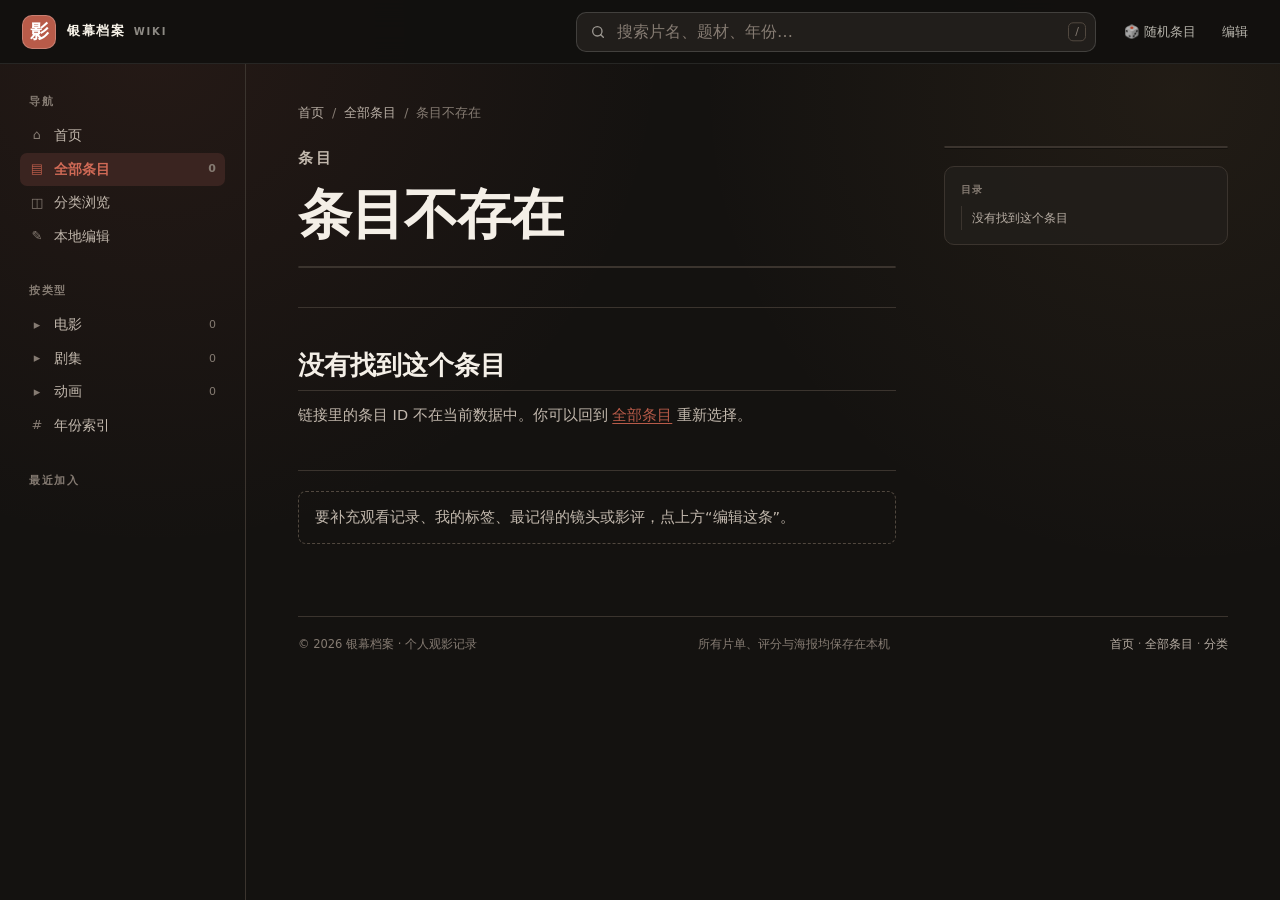
<file: assets/film/entry.html>
<!DOCTYPE html>
<html lang="zh-CN">
<head>
  <meta charset="UTF-8">
  <meta name="viewport" content="width=device-width, initial-scale=1.0">
  <title>条目 · 银幕档案</title>
  <meta name="description" content="个人影视条目页。">
  <script>
    (function () {
      try {
        const queryTheme = new URLSearchParams(location.search).get("theme");
        const theme = queryTheme === "light" || queryTheme === "dark"
          ? queryTheme
          : (localStorage.getItem("qingji:theme") || "dark");
        document.documentElement.dataset.theme = theme;
        document.documentElement.style.colorScheme = theme;
        localStorage.setItem("qingji:theme", theme);
      } catch (error) {}
    })();
  </script>
  <link rel="stylesheet" href="./assets/style.css">
</head>
<body data-root="." data-page="entry">
  <a class="skip-link" href="#main">跳到正文</a>

  <header class="topbar">
    <div class="topbar-inner">
      <button class="top-action menu-toggle" id="menu-toggle" type="button" aria-label="打开导航" aria-controls="sidebar" aria-expanded="false">☰</button>
      <a class="brand" href="./index.html">
        <span class="brand-mark">影</span>
        <span class="brand-text">银幕档案 <span class="brand-tag">WIKI</span></span>
      </a>
      <div class="search-wrap">
        <div class="search-box">
          <svg viewBox="0 0 24 24" fill="none" stroke-width="2" stroke-linecap="round" aria-hidden="true">
            <circle cx="11" cy="11" r="7"></circle>
            <path d="m20 20-3.5-3.5"></path>
          </svg>
          <input class="search-input" id="wiki-search" type="search" placeholder="搜索片名、题材、年份…" aria-label="搜索条目" aria-expanded="false" autocomplete="off">
          <span class="search-key">/</span>
        </div>
        <div class="search-results" id="search-results"></div>
      </div>
      <div class="top-actions">
        <button class="top-action" id="random-entry" type="button" title="随机打开一个条目">🎲 <span class="action-label">随机条目</span></button>
        <a class="top-action" href="./editor.html" title="本地编辑影评">编辑</a>
        <a class="top-action" href="./about.html">关于</a>
      </div>
    </div>
  </header>

  <div class="sidebar-backdrop" id="sidebar-backdrop"></div>
  <div class="shell">
    <aside class="sidebar" id="sidebar">
        <div class="side-group">
          <p class="side-title">导航</p>
          <a class="side-link" data-nav="home" href="./index.html"><span class="side-icon">⌂</span>首页</a>
          <a class="side-link" data-nav="entries" href="./entries/index.html"><span class="side-icon">▤</span>全部条目<span class="side-count" id="nav-total">0</span></a>
          <a class="side-link" data-nav="categories" href="./categories/index.html"><span class="side-icon">◫</span>分类浏览</a>
          <a class="side-link" data-nav="editor" href="./editor.html"><span class="side-icon">✎</span>本地编辑</a>
          <a class="side-link" data-nav="about" href="./about.html"><span class="side-icon">ⓘ</span>关于这个维基</a>
        </div>
        <div class="side-group">
          <p class="side-title">按类型</p>
          <a class="side-link" href="./entries/index.html?medium=电影"><span class="side-icon">▸</span>电影<span class="side-count" id="nav-movie">0</span></a>
          <a class="side-link" href="./entries/index.html?medium=剧集"><span class="side-icon">▸</span>剧集<span class="side-count" id="nav-series">0</span></a>
          <a class="side-link" href="./entries/index.html?medium=动画"><span class="side-icon">▸</span>动画<span class="side-count" id="nav-animation">0</span></a>
          <a class="side-link" href="./categories/index.html"><span class="side-icon">#</span>年份索引</a>
        </div>
        <div class="side-group">
          <p class="side-title">最近加入</p>
          <div class="side-recent" id="side-recent"></div>
        </div>
        <div class="side-note">
          <strong>个人影视维基</strong>
          只记录看过的作品。分类、搜索和条目页都在本地运行，不需要服务器。
        </div>
      </aside>
    <main class="main" id="main">
      
      <nav class="breadcrumb">
        <a href="./index.html">首页</a><span>/</span>
        <a href="./entries/index.html">全部条目</a><span>/</span>
        <span id="entry-crumb">条目</span>
      </nav>

      <div class="article-layout">
        <article class="article-body">
          <header class="article-head">
            <p class="page-kicker" id="entry-medium">条目</p>
            <h1 class="article-title" id="entry-title">加载中…</h1>
            <p class="article-en" id="entry-original"></p>
            <div class="personal-summary" id="entry-personal"></div>
            <div class="article-tools" id="entry-tools"></div>
          </header>
          <div id="entry-content"></div>
          <footer class="article-footer" id="entry-pager"></footer>
          <p class="edit-note">要补充观看记录、我的标签、最记得的镜头或影评，点上方“编辑这条”。</p>
        </article>

        <aside class="rail">
          <div class="infobox" id="entry-infobox"></div>
          <nav class="toc" id="toc"><p class="toc-title">目录</p></nav>
        </aside>
      </div>
      <footer class="site-footer">
        <span>© <span data-year></span> 银幕档案 · 个人观影记录</span>
        <span>所有片单、评分与海报均保存在本机</span>
        <span><a href="./index.html">首页</a> · <a href="./entries/index.html">全部条目</a> · <a href="./categories/index.html">分类</a></span>
      </footer>
    </main>
  </div>

  <script src="./assets/entries.js"></script>
  <script src="./assets/posters.js"></script>
  <script src="./assets/custom-entries.js"></script>
  <script src="./assets/quotes.js"></script>
  <script src="./assets/site.js"></script>
  
</body>
</html>
</file>
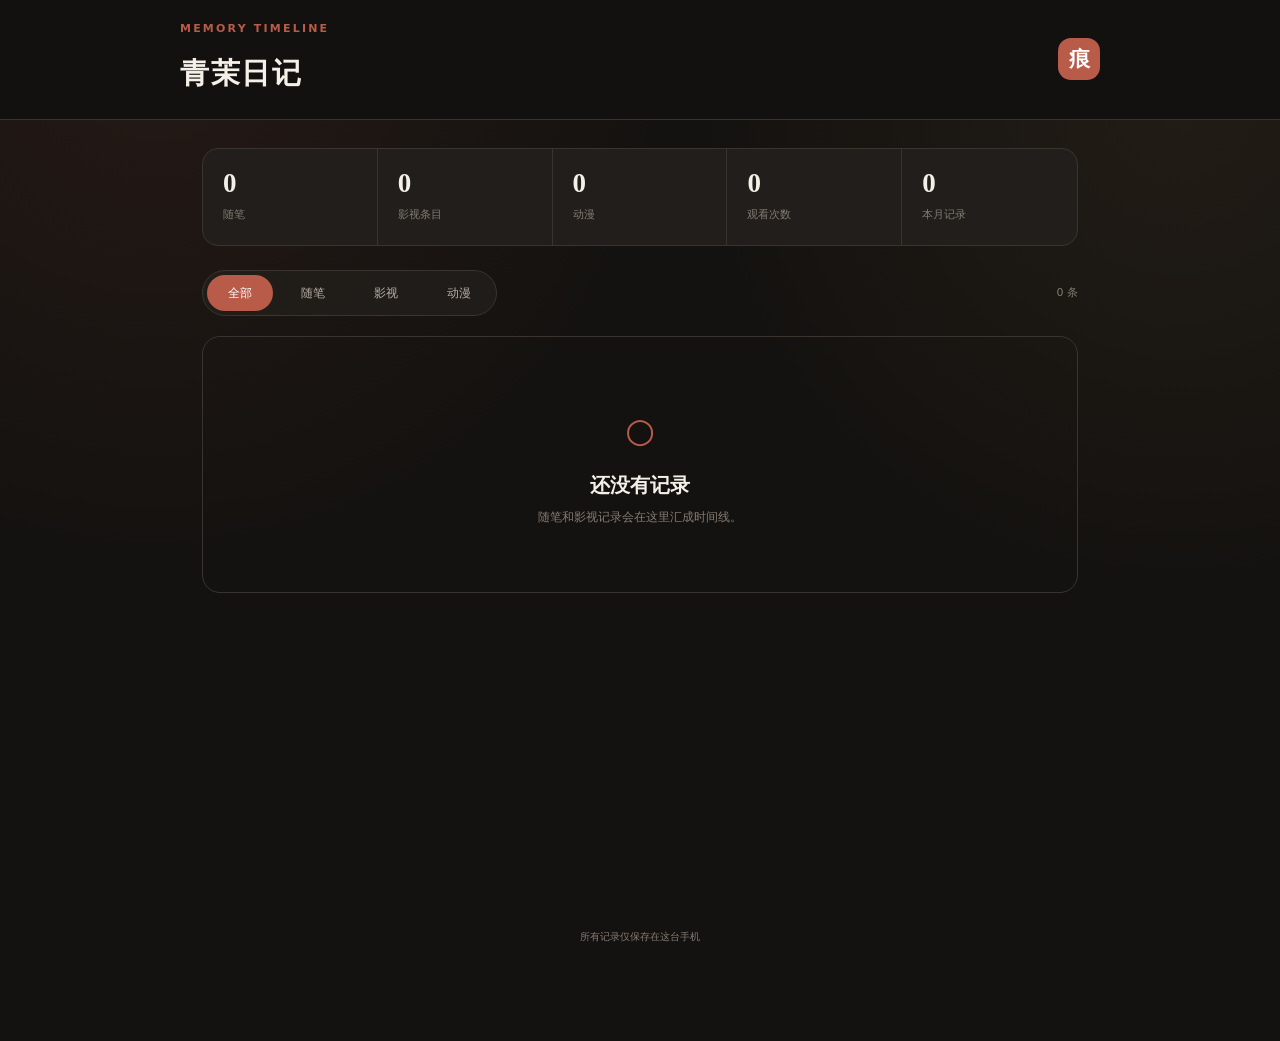
<file: assets/film/timeline.html>
<!DOCTYPE html>
<html lang="zh-CN">
<head>
  <meta charset="UTF-8">
  <meta name="viewport" content="width=device-width, initial-scale=1.0">
  <title>时间线 · 青茉日记</title>
  <script>
    (function () {
      try {
        const queryTheme = new URLSearchParams(location.search).get("theme");
        const theme = queryTheme === "light" || queryTheme === "dark"
          ? queryTheme
          : (localStorage.getItem("qingji:theme") || "dark");
        document.documentElement.dataset.theme = theme;
        document.documentElement.style.colorScheme = theme;
        localStorage.setItem("qingji:theme", theme);
      } catch (error) {}
    })();
  </script>
  <link rel="stylesheet" href="./assets/style.css">
</head>
<body data-root="." data-page="timeline">
  <header class="timeline-topbar">
    <div>
      <p class="page-kicker">MEMORY TIMELINE</p>
      <h1>青茉日记</h1>
    </div>
    <span class="timeline-brand-mark">痕</span>
  </header>

  <main class="timeline-main">
    <section class="timeline-stats" id="timeline-stats" aria-label="记录统计"></section>

    <div class="timeline-toolbar">
      <div class="timeline-filters" id="timeline-filters">
        <button class="timeline-filter active" type="button" data-filter="all">全部</button>
        <button class="timeline-filter" type="button" data-filter="note">随笔</button>
        <button class="timeline-filter" type="button" data-filter="film">影视</button>
        <button class="timeline-filter" type="button" data-filter="anime">动漫</button>
      </div>
      <span class="timeline-count" id="timeline-count">0 条</span>
    </div>

    <section class="timeline-list" id="timeline-list" aria-live="polite"></section>
  </main>

  <footer class="timeline-footer">所有记录仅保存在这台手机</footer>

  <script src="./assets/entries.js"></script>
  <script src="./assets/posters.js"></script>
  <script src="./assets/custom-entries.js"></script>
  <script src="./assets/anime-data.js"></script>
  <script src="./assets/timeline.js"></script>
</body>
</html>
</file>
<file: assets/film/assets/style.css>
:root {
  --paper: #141210;
  --paper-deep: #1b1815;
  --surface: #211e1b;
  --ink: #f4efe7;
  --muted: #b8aea4;
  --faint: #857b72;
  --line: #3b342e;
  --line-strong: #51483f;
  --accent: #b85b49;
  --accent-dark: #d06a56;
  --accent-soft: #3a2420;
  --gold: #c29154;
  --gold-soft: #372d22;
  --dark: #12110f;
  --dark-soft: #201d1a;
  --green: #8fbfa8;
  --green-soft: #243229;
  --shadow-sm: 0 1px 0 rgba(29, 34, 31, 0.04);
  --shadow: 0 18px 42px rgba(29, 34, 31, 0.10);
  --sans: "PingFang SC", "Microsoft YaHei", "Noto Sans SC", system-ui, sans-serif;
  --serif: "Songti SC", "Noto Serif SC", "SimSun", Georgia, serif;
  --mono: "SFMono-Regular", Consolas, "Liberation Mono", monospace;
}

* { box-sizing: border-box; }

html { scroll-behavior: smooth; }

body {
  margin: 0;
  min-height: 100vh;
  background:
    radial-gradient(circle at 12% 4%, rgba(184, 91, 73, 0.08), transparent 32rem),
    radial-gradient(circle at 92% 10%, rgba(169, 120, 67, 0.07), transparent 30rem),
    var(--paper);
  color: var(--ink);
  font-family: var(--sans);
  line-height: 1.72;
  -webkit-font-smoothing: antialiased;
}

body.no-scroll { overflow: hidden; }

button, input, select { font: inherit; }

a { color: var(--accent); text-decoration-thickness: 1px; text-underline-offset: 3px; }
a:hover { color: var(--accent-dark); }

img { max-width: 100%; display: block; }

::selection { background: rgba(208, 106, 86, 0.24); }

.skip-link {
  position: fixed;
  top: 8px;
  left: 8px;
  z-index: 100;
  transform: translateY(-160%);
  background: var(--dark);
  color: #fff;
  padding: 8px 14px;
  border-radius: 8px;
  text-decoration: none;
}

.skip-link:focus { transform: none; }

.topbar {
  position: sticky;
  top: 0;
  z-index: 50;
  height: 64px;
  background: rgba(32, 39, 36, 0.96);
  border-bottom: 1px solid rgba(255, 255, 255, 0.09);
  backdrop-filter: blur(14px);
}

.topbar-inner {
  max-width: 1460px;
  height: 100%;
  margin: 0 auto;
  padding: 0 22px;
  display: flex;
  align-items: center;
  gap: 18px;
}

.brand {
  display: flex;
  align-items: center;
  gap: 11px;
  color: #f7f2e8;
  text-decoration: none;
  flex: none;
}

.brand:hover { color: #fff; }

.brand-mark {
  width: 34px;
  height: 34px;
  display: grid;
  place-items: center;
  border: 1px solid rgba(255, 255, 255, 0.22);
  border-radius: 10px;
  background: var(--accent);
  color: #fff;
  font-family: var(--serif);
  font-size: 19px;
  font-weight: 700;
}

.brand-text {
  display: flex;
  align-items: baseline;
  gap: 8px;
  letter-spacing: 0.13em;
  font-size: 13px;
  font-weight: 800;
}

.brand-tag {
  color: rgba(247, 242, 232, 0.54);
  font-size: 10px;
  letter-spacing: 0.18em;
  font-weight: 600;
}

.search-wrap {
  position: relative;
  flex: 1;
  max-width: 520px;
  margin-left: auto;
}

.search-box {
  position: relative;
  display: flex;
  align-items: center;
}

.search-box svg {
  position: absolute;
  left: 14px;
  width: 16px;
  height: 16px;
  stroke: rgba(244, 239, 231, 0.58);
  pointer-events: none;
}

.search-input {
  width: 100%;
  height: 40px;
  border: 1px solid rgba(255, 255, 255, 0.15);
  border-radius: 10px;
  background: #211e1b;
  color: var(--ink);
  padding: 0 54px 0 40px;
  outline: none;
  transition: box-shadow 0.2s ease, border-color 0.2s ease;
}

.search-input::placeholder { color: #857b72; }

.search-input:focus {
  border-color: rgba(255, 255, 255, 0.7);
  box-shadow: 0 0 0 4px rgba(255, 255, 255, 0.12);
}

.search-key {
  position: absolute;
  right: 10px;
  top: 50%;
  transform: translateY(-50%);
  color: #857b72;
  font-size: 11px;
  border: 1px solid #51483f;
  border-radius: 5px;
  padding: 1px 6px;
  line-height: 1.4;
  pointer-events: none;
}

.search-results {
  position: absolute;
  top: calc(100% + 8px);
  left: 0;
  right: 0;
  display: none;
  max-height: min(70vh, 520px);
  overflow: auto;
  background: var(--surface);
  border: 1px solid var(--line);
  border-radius: 12px;
  box-shadow: 0 24px 60px rgba(20, 24, 21, 0.24);
  padding: 6px;
}

.search-results.open { display: block; }

.search-empty {
  padding: 22px 16px;
  color: var(--muted);
  font-size: 13px;
  text-align: center;
}

.search-result {
  display: grid;
  grid-template-columns: 40px minmax(0, 1fr) auto;
  align-items: center;
  gap: 12px;
  padding: 10px 11px;
  border-radius: 8px;
  color: var(--ink);
  text-decoration: none;
}

.search-result:hover,
.search-result:focus-visible { background: var(--paper-deep); color: var(--ink); }

.search-result-mark {
  width: 40px;
  height: 46px;
  border-radius: 6px;
  display: grid;
  place-items: center;
  color: #fff;
  font-family: var(--serif);
  font-size: 20px;
  font-weight: 700;
}

.search-result-title {
  display: block;
  font-weight: 700;
  line-height: 1.35;
  white-space: nowrap;
  overflow: hidden;
  text-overflow: ellipsis;
}

.search-result-meta {
  display: block;
  color: var(--muted);
  font-size: 11.5px;
  line-height: 1.4;
}

.search-result-score { color: var(--accent); font-weight: 800; font-size: 13px; }

.search-result-type {
  color: var(--faint);
  font-size: 10.5px;
  white-space: nowrap;
}

.top-actions {
  display: flex;
  align-items: center;
  gap: 6px;
  flex: none;
}

.top-action {
  border: 0;
  background: transparent;
  color: rgba(247, 242, 232, 0.72);
  border-radius: 8px;
  padding: 8px 10px;
  cursor: pointer;
  text-decoration: none;
  font-size: 12.5px;
  white-space: nowrap;
  transition: 0.18s ease;
}

.top-action:hover { background: rgba(255, 255, 255, 0.09); color: #fff; }

.menu-toggle { display: none; }

.shell {
  max-width: 1460px;
  margin: 0 auto;
  display: grid;
  grid-template-columns: 246px minmax(0, 1fr);
  align-items: start;
}

.sidebar {
  position: sticky;
  top: 64px;
  height: calc(100vh - 64px);
  overflow: auto;
  border-right: 1px solid var(--line);
  padding: 28px 20px 40px;
  scrollbar-width: thin;
}

.side-group + .side-group { margin-top: 28px; }

.side-title {
  margin: 0 0 9px;
  padding: 0 9px;
  color: var(--faint);
  font-size: 10.5px;
  font-weight: 800;
  letter-spacing: 0.16em;
  text-transform: uppercase;
}

.side-link {
  display: flex;
  align-items: center;
  gap: 9px;
  padding: 7px 9px;
  border-radius: 7px;
  color: #c2b8ad;
  text-decoration: none;
  font-size: 13.5px;
  line-height: 1.45;
  transition: 0.16s ease;
}

.side-link:hover { background: rgba(184, 91, 73, 0.08); color: var(--accent-dark); }

.side-link.active {
  background: var(--accent-soft);
  color: var(--accent-dark);
  font-weight: 700;
}

.side-icon {
  width: 16px;
  text-align: center;
  color: var(--faint);
  font-size: 13px;
}

.side-link.active .side-icon { color: var(--accent); }

.side-count {
  margin-left: auto;
  color: var(--faint);
  font-size: 11px;
  font-variant-numeric: tabular-nums;
}

.side-recent a {
  display: block;
  padding: 6px 9px;
  color: #b8aea4;
  text-decoration: none;
  font-size: 12.5px;
  line-height: 1.45;
  border-radius: 6px;
}

.side-recent a:hover { background: rgba(184, 91, 73, 0.08); color: var(--accent-dark); }

.side-recent time {
  display: block;
  color: var(--faint);
  font-size: 10.5px;
  letter-spacing: 0.02em;
}

.side-note {
  margin-top: 30px;
  padding: 14px;
  border: 1px solid var(--line);
  border-radius: 10px;
  background: rgba(33, 30, 27, 0.88);
  color: var(--muted);
  font-size: 11.5px;
  line-height: 1.65;
}

.side-note strong { display: block; color: var(--ink); font-size: 12px; margin-bottom: 3px; }

.sidebar-backdrop {
  display: none;
  position: fixed;
  inset: 0;
  z-index: 44;
  background: rgba(20, 24, 21, 0.42);
  backdrop-filter: blur(3px);
}

.main {
  min-width: 0;
  padding: 38px 52px 84px;
}

.breadcrumb {
  display: flex;
  align-items: center;
  gap: 8px;
  flex-wrap: wrap;
  color: var(--faint);
  font-size: 12.5px;
  margin-bottom: 22px;
}

.breadcrumb a { color: var(--muted); text-decoration: none; }
.breadcrumb a:hover { color: var(--accent); text-decoration: underline; }
.breadcrumb span { color: var(--faint); }

.page-kicker {
  margin: 0 0 10px;
  color: var(--accent);
  font-size: 11px;
  font-weight: 800;
  letter-spacing: 0.2em;
  text-transform: uppercase;
}

.page-title {
  margin: 0;
  font-family: var(--serif);
  font-size: clamp(34px, 4.4vw, 52px);
  line-height: 1.2;
  letter-spacing: -0.02em;
  font-weight: 700;
}

.page-lede {
  max-width: 760px;
  margin: 16px 0 0;
  color: var(--muted);
  font-size: 16px;
}

.home-hero {
  padding: 18px 0 42px;
  border-bottom: 1px solid var(--line);
}

.home-hero .page-title {
  max-width: 820px;
  font-size: clamp(40px, 5.6vw, 66px);
  line-height: 1.13;
}

.home-hero .page-lede { font-size: 17px; max-width: 680px; }

.hero-note {
  display: inline-flex;
  align-items: center;
  gap: 8px;
  margin-top: 24px;
  padding: 7px 12px;
  border: 1px solid var(--line);
  border-radius: 999px;
  background: rgba(33, 30, 27, 0.88);
  color: var(--muted);
  font-size: 12px;
}

.hero-note::before {
  content: "";
  width: 6px;
  height: 6px;
  border-radius: 50%;
  background: var(--accent);
}

.stats {
  display: grid;
  grid-template-columns: repeat(4, 1fr);
  gap: 1px;
  margin: 34px 0 0;
  border: 1px solid var(--line);
  background: var(--line);
  border-radius: 12px;
  overflow: hidden;
}

.home-quote {
  padding: 30px 0 32px;
  border-bottom: 1px solid var(--line);
}

.home-quote blockquote {
  max-width: 920px;
  margin: 10px 0 0;
  color: var(--ink);
  font-family: var(--serif);
  font-size: clamp(24px, 3.5vw, 38px);
  line-height: 1.55;
  letter-spacing: -0.015em;
}

.home-quote blockquote::before { content: "“"; color: var(--accent); }
.home-quote blockquote::after { content: "”"; color: var(--accent); }

.home-quote-meta {
  display: flex;
  align-items: center;
  gap: 10px;
  flex-wrap: wrap;
  margin-top: 14px;
  color: var(--faint);
  font-size: 11.5px;
}

.home-quote-meta a {
  color: var(--accent);
  font-weight: 700;
  text-decoration: none;
}

.home-quote-meta a:hover { text-decoration: underline; }

.quote-refresh {
  margin-left: auto;
  border: 0;
  background: transparent;
  color: var(--accent);
  padding: 0;
  font-size: 11.5px;
  cursor: pointer;
}

.quote-refresh:hover { text-decoration: underline; }

.stat {
  background: rgba(33, 30, 27, 0.88);
  padding: 16px 18px;
}

.stat-value {
  display: block;
  font-family: var(--serif);
  font-size: 25px;
  line-height: 1.2;
  font-weight: 700;
}

.stat-label {
  display: block;
  margin-top: 3px;
  color: var(--faint);
  font-size: 11px;
  letter-spacing: 0.08em;
}

.section { margin-top: 48px; }

.section-head {
  display: flex;
  align-items: baseline;
  justify-content: space-between;
  gap: 20px;
  margin-bottom: 18px;
}

.section-title {
  margin: 0;
  font-family: var(--serif);
  font-size: 26px;
  line-height: 1.25;
  font-weight: 700;
}

.section-link {
  color: var(--accent);
  font-size: 12.5px;
  text-decoration: none;
  white-space: nowrap;
}

.section-link:hover { text-decoration: underline; }

.feature-card {
  display: grid;
  grid-template-columns: minmax(260px, 0.9fr) minmax(0, 1.1fr);
  border: 1px solid var(--line);
  border-radius: 16px;
  overflow: hidden;
  background: var(--surface);
  box-shadow: var(--shadow-sm);
}

.feature-poster {
  position: relative;
  min-height: 300px;
  display: grid;
  place-items: center;
  overflow: hidden;
}

.feature-poster::after {
  content: "";
  position: absolute;
  inset: 0;
  background:
    linear-gradient(180deg, transparent 50%, rgba(10, 12, 11, 0.35)),
    radial-gradient(circle at 72% 20%, rgba(255, 255, 255, 0.2), transparent 42%);
}

.poster-mark {
  position: relative;
  z-index: 1;
  color: rgba(255, 255, 255, 0.95);
  font-family: var(--serif);
  font-size: clamp(90px, 12vw, 150px);
  line-height: 1;
  text-shadow: 0 10px 30px rgba(0, 0, 0, 0.25);
}

.feature-poster-img {
  position: absolute;
  inset: 0;
  width: 100%;
  height: 100%;
  object-fit: cover;
}

.poster-caption {
  position: absolute;
  z-index: 2;
  left: 18px;
  bottom: 16px;
  color: rgba(255, 255, 255, 0.82);
  font-size: 10px;
  letter-spacing: 0.14em;
  text-transform: uppercase;
}

.feature-body { padding: 30px 32px 32px; display: flex; flex-direction: column; justify-content: center; }

.feature-meta {
  color: var(--accent);
  font-size: 11px;
  font-weight: 800;
  letter-spacing: 0.12em;
  text-transform: uppercase;
}

.feature-title {
  margin: 8px 0 0;
  font-family: var(--serif);
  font-size: clamp(28px, 3.6vw, 40px);
  line-height: 1.25;
}

.feature-en {
  margin: 4px 0 0;
  color: var(--faint);
  font-size: 12.5px;
  letter-spacing: 0.03em;
}

.feature-excerpt {
  margin: 18px 0 0;
  color: #444b46;
  font-size: 14.5px;
  max-width: 520px;
}

.button {
  display: inline-flex;
  align-items: center;
  gap: 8px;
  align-self: flex-start;
  margin-top: 22px;
  padding: 9px 15px;
  border: 1px solid var(--accent);
  border-radius: 7px;
  background: var(--accent);
  color: #fff;
  text-decoration: none;
  font-size: 12.5px;
  font-weight: 700;
  transition: 0.18s ease;
}

.button:hover { background: var(--accent-dark); color: #fff; border-color: var(--accent-dark); }

.button.secondary {
  background: transparent;
  color: var(--accent);
}

.button.secondary:hover { background: var(--accent-soft); color: var(--accent-dark); }

.recent-list {
  border-top: 1px solid var(--line);
}

.recent-row {
  display: grid;
  grid-template-columns: 92px minmax(0, 1fr) auto;
  align-items: center;
  gap: 18px;
  padding: 14px 4px;
  border-bottom: 1px solid var(--line);
  text-decoration: none;
  color: var(--ink);
}

.recent-row:hover { background: rgba(33, 30, 27, 0.88); }

.recent-date {
  color: var(--faint);
  font-family: var(--mono);
  font-size: 11.5px;
}

.recent-title { font-weight: 700; font-size: 14.5px; line-height: 1.4; }

.recent-title small {
  margin-left: 8px;
  color: var(--faint);
  font-weight: 400;
  font-size: 11.5px;
}

.recent-tag { color: var(--muted); font-size: 11.5px; white-space: nowrap; }

.category-grid {
  display: grid;
  grid-template-columns: repeat(auto-fit, minmax(200px, 1fr));
  gap: 14px;
}

.category-card {
  position: relative;
  min-height: 136px;
  padding: 20px;
  border: 1px solid var(--line);
  border-radius: 12px;
  background: var(--surface);
  color: var(--ink);
  text-decoration: none;
  overflow: hidden;
  transition: transform 0.2s ease, box-shadow 0.2s ease;
}

.category-card:hover { transform: translateY(-3px); box-shadow: var(--shadow); color: var(--ink); }

.category-card::after {
  content: attr(data-mark);
  position: absolute;
  right: 10px;
  bottom: -18px;
  color: rgba(125, 63, 50, 0.07);
  font-family: var(--serif);
  font-size: 82px;
  line-height: 1;
}

.category-name {
  display: block;
  font-family: var(--serif);
  font-size: 22px;
  font-weight: 700;
}

.category-desc {
  display: block;
  margin-top: 6px;
  color: var(--muted);
  font-size: 12px;
  line-height: 1.55;
}

.category-count {
  display: inline-block;
  margin-top: 14px;
  color: var(--accent);
  font-size: 11px;
  font-weight: 700;
}

.about-note {
  margin-top: 34px;
  padding: 20px 22px;
  border-left: 3px solid var(--accent);
  background: rgba(33, 30, 27, 0.88);
  color: var(--muted);
  font-size: 13px;
}

.about-note strong { color: var(--ink); }

.toolbar {
  display: flex;
  align-items: center;
  justify-content: space-between;
  gap: 18px;
  flex-wrap: wrap;
  margin: 24px 0 18px;
}

.chips {
  display: flex;
  flex-wrap: wrap;
  gap: 7px;
}

.chip {
  border: 1px solid var(--line);
  background: rgba(33, 30, 27, 0.88);
  color: var(--muted);
  padding: 6px 13px;
  border-radius: 999px;
  cursor: pointer;
  font-size: 12px;
  line-height: 1.5;
  text-decoration: none;
  transition: 0.17s ease;
}

.chip:hover { border-color: var(--line-strong); color: var(--ink); }

.chip.active { background: var(--dark); border-color: var(--dark); color: #fff; }

.table-search {
  position: relative;
  min-width: 220px;
}

.table-search input {
  width: 100%;
  height: 36px;
  border: 1px solid var(--line);
  border-radius: 8px;
  background: var(--surface);
  color: var(--ink);
  padding: 0 12px 0 34px;
  outline: none;
}

.table-search input:focus { border-color: var(--accent); box-shadow: 0 0 0 3px rgba(208, 106, 86, 0.18); }

.table-search svg {
  position: absolute;
  left: 11px;
  top: 50%;
  transform: translateY(-50%);
  width: 14px;
  height: 14px;
  stroke: var(--faint);
}

.catalog-toolbar {
  justify-content: flex-start;
  gap: 18px 26px;
  margin-top: -4px;
}

.select-row {
  display: flex;
  flex-wrap: wrap;
  gap: 10px;
}

.select-wrap {
  display: inline-flex;
  align-items: center;
  gap: 7px;
  color: var(--faint);
  font-size: 11.5px;
  white-space: nowrap;
}

.select-wrap select {
  height: 32px;
  border: 1px solid var(--line);
  border-radius: 7px;
  background: var(--surface);
  color: #c2b8ad;
  padding: 0 26px 0 9px;
  outline: none;
  cursor: pointer;
}

.select-wrap select:focus {
  border-color: var(--accent);
  box-shadow: 0 0 0 3px rgba(208, 106, 86, 0.18);
}

.catalog-hint {
  color: var(--faint);
  font-size: 11.5px;
  margin-left: auto;
}

.wiki-table-wrap {
  border: 1px solid var(--line);
  border-radius: 10px;
  overflow: auto;
  background: var(--surface);
}

.wiki-table {
  width: 100%;
  border-collapse: collapse;
  min-width: 720px;
  font-size: 13px;
}

.wiki-table th {
  background: #f1ece1;
  color: #4e554f;
  text-align: left;
  font-size: 11px;
  letter-spacing: 0.08em;
  font-weight: 800;
  padding: 11px 14px;
  border-bottom: 1px solid var(--line);
  white-space: nowrap;
}

.wiki-table td {
  padding: 12px 14px;
  border-bottom: 1px solid var(--line);
  vertical-align: middle;
}

.wiki-table tr:last-child td { border-bottom: 0; }
.wiki-table tbody tr:hover { background: #faf7f0; }
.wiki-table tbody tr.hidden { display: none; }

.entry-cell { display: flex; align-items: center; gap: 11px; min-width: 250px; }

.entry-mark {
  width: 34px;
  height: 42px;
  border-radius: 5px;
  display: grid;
  place-items: center;
  flex: none;
  color: #fff;
  font-family: var(--serif);
  font-size: 18px;
  font-weight: 700;
}

.entry-thumb,
.mini-thumb {
  display: block;
  object-fit: cover;
}

.entry-link {
  color: var(--ink);
  font-weight: 700;
  text-decoration: none;
  line-height: 1.35;
}

.entry-link:hover { color: var(--accent); text-decoration: underline; }

.entry-original { display: block; color: var(--faint); font-size: 10.5px; line-height: 1.35; }

.table-score { color: var(--accent); font-weight: 800; }
.table-muted { color: var(--muted); font-size: 12px; }

.table-filter-link {
  color: inherit;
  text-decoration: none;
  border-bottom: 1px dotted var(--line-strong);
}

.table-filter-link:hover {
  color: var(--accent);
  border-bottom-color: var(--accent);
}

.empty-state {
  padding: 54px 20px;
  text-align: center;
  color: var(--muted);
  font-size: 13.5px;
}

.empty-state[hidden] { display: none; }

.category-section {
  margin-top: 40px;
  padding-top: 26px;
  border-top: 1px solid var(--line);
  scroll-margin-top: 84px;
}

#categories-root { margin-top: 38px; }

.category-section:first-of-type { border-top: 0; margin-top: 28px; }

.category-heading {
  display: flex;
  align-items: baseline;
  gap: 12px;
  margin: 0 0 12px;
  font-family: var(--serif);
  font-size: 24px;
}

.category-heading span { color: var(--faint); font-family: var(--sans); font-size: 11px; font-weight: 400; }

.category-heading-link {
  color: inherit;
  text-decoration: none;
  border-bottom: 1px dotted transparent;
}

.category-heading-link:hover {
  color: var(--accent);
  border-bottom-color: var(--accent);
}

.category-desc-text { color: var(--muted); font-size: 13px; margin: -4px 0 16px; max-width: 700px; }

.year-grid {
  display: grid;
  grid-template-columns: repeat(auto-fill, minmax(86px, 1fr));
  gap: 8px;
  margin-top: 14px;
}

.year-chip {
  display: flex;
  flex-direction: column;
  align-items: center;
  justify-content: center;
  min-height: 58px;
  border: 1px solid var(--line);
  border-radius: 8px;
  background: var(--surface);
  color: var(--ink);
  text-decoration: none;
  transition: 0.17s ease;
}

.year-chip strong {
  font-family: var(--mono);
  font-size: 14px;
  line-height: 1.25;
}

.year-chip span {
  color: var(--faint);
  font-size: 10px;
}

.year-chip:hover {
  border-color: var(--accent);
  background: var(--accent-soft);
  color: var(--accent-dark);
}

.year-chip.unknown strong {
  font-family: var(--sans);
  font-size: 12px;
}

.tag-cloud {
  display: flex;
  flex-wrap: wrap;
  gap: 8px;
  margin-top: 14px;
}

.tag-chip {
  display: inline-flex;
  align-items: center;
  gap: 7px;
  padding: 7px 12px;
  border: 1px solid var(--line);
  border-radius: 999px;
  background: var(--surface);
  color: #c2b8ad;
  font-size: 13px;
  text-decoration: none;
  transition: 0.17s ease;
}

.tag-chip span {
  padding: 1px 6px;
  border-radius: 999px;
  background: var(--paper-deep);
  color: var(--faint);
  font-size: 10.5px;
  font-variant-numeric: tabular-nums;
}

.tag-chip:hover {
  border-color: var(--accent);
  background: var(--accent-soft);
  color: var(--accent-dark);
}

.entry-list { display: grid; grid-template-columns: repeat(auto-fill, minmax(240px, 1fr)); gap: 10px 18px; }

.entry-list a {
  display: flex;
  align-items: center;
  gap: 9px;
  padding: 8px 10px;
  border: 1px solid transparent;
  border-radius: 7px;
  color: #c2b8ad;
  text-decoration: none;
  font-size: 13px;
}

.entry-list a:hover { background: var(--surface); border-color: var(--line); color: var(--accent-dark); }

.entry-list .mini-mark {
  width: 22px;
  height: 27px;
  border-radius: 3px;
  display: grid;
  place-items: center;
  flex: none;
  color: #fff;
  font-family: var(--serif);
  font-size: 12px;
}

.article-layout {
  display: grid;
  grid-template-columns: minmax(0, 1fr) 284px;
  gap: 48px;
  align-items: start;
}

.article-body { min-width: 0; }

.article-head { padding-bottom: 24px; border-bottom: 1px solid var(--line); }

.article-title {
  margin: 0;
  font-family: var(--serif);
  font-size: clamp(36px, 5vw, 54px);
  line-height: 1.18;
  letter-spacing: -0.02em;
  font-weight: 700;
}

.article-en {
  margin: 6px 0 0;
  color: var(--faint);
  font-family: var(--serif);
  font-size: 16px;
  letter-spacing: 0.04em;
}

.personal-summary {
  display: grid;
  grid-template-columns: repeat(2, minmax(0, 1fr));
  gap: 1px;
  margin-top: 18px;
  overflow: hidden;
  border: 1px solid var(--line);
  border-radius: 10px;
  background: var(--line);
}

.personal-stat {
  min-width: 0;
  padding: 12px 14px;
  background: var(--surface);
}

.personal-label {
  display: block;
  color: var(--faint);
  font-size: 10px;
  font-weight: 800;
  letter-spacing: 0.1em;
}

.personal-value {
  display: block;
  margin-top: 2px;
  color: var(--ink);
  font-family: var(--serif);
  font-size: 22px;
  font-weight: 700;
  line-height: 1.25;
}

.personal-sub {
  display: block;
  margin-top: 1px;
  color: var(--faint);
  font-size: 10.5px;
}

.personal-tags {
  grid-column: 1 / -1;
  padding: 11px 14px 12px;
  background: var(--surface);
}

.personal-tag-row {
  display: flex;
  flex-wrap: wrap;
  gap: 5px;
  margin-top: 6px;
}

.personal-tag-row .tag {
  font-size: 11px;
}

.article-meta {
  display: flex;
  flex-wrap: wrap;
  gap: 6px 16px;
  margin-top: 14px;
  color: var(--faint);
  font-size: 11.5px;
}

.article-meta span { display: inline-flex; align-items: center; gap: 6px; }
.article-meta span + span::before { content: "·"; color: var(--line-strong); }

.article-tools {
  display: flex;
  flex-wrap: wrap;
  gap: 8px;
  margin-top: 15px;
}

.article-tools .button {
  margin-top: 0;
  padding: 7px 12px;
  font-size: 11.5px;
}

.article-lead {
  margin: 26px 0 0;
  color: #353d38;
  font-family: var(--serif);
  font-size: 19px;
  line-height: 1.9;
}

.article-body h2 {
  margin: 40px 0 12px;
  padding-bottom: 7px;
  border-bottom: 1px solid var(--line);
  font-family: var(--serif);
  font-size: 26px;
  line-height: 1.35;
  font-weight: 700;
  scroll-margin-top: 84px;
}

.article-body h3 {
  margin: 26px 0 8px;
  font-size: 16px;
  line-height: 1.5;
}

.article-body p { margin: 0 0 14px; color: #c2b8ad; font-size: 14.5px; }
.article-body ul { margin: 8px 0 18px; padding-left: 22px; color: #c2b8ad; }
.article-body li { margin: 5px 0; font-size: 14.5px; }
.article-body li::marker { color: var(--accent); }
.article-body strong { color: var(--ink); }

.moment-box {
  margin: 18px 0 24px;
  padding: 18px 20px;
  border: 1px solid var(--line);
  border-left: 3px solid var(--accent);
  border-radius: 0 9px 9px 0;
  background: rgba(33, 30, 27, 0.88);
}

.moment-box h3 {
  margin: 0 0 8px;
  font-family: var(--serif);
  font-size: 19px;
}

.moment-box ul { margin: 0; padding-left: 19px; }
.moment-box li { font-size: 13.5px; }

.review-card {
  margin: 16px 0 24px;
  padding: 18px 20px;
  border: 1px solid var(--line);
  border-radius: 12px;
  background: var(--surface);
  box-shadow: var(--shadow-sm);
}

.watch-list {
  list-style: none;
  margin: 14px 0 24px;
  padding: 0;
  border-top: 1px solid var(--line);
}

.watch-item {
  display: grid;
  grid-template-columns: 130px minmax(0, 1fr);
  gap: 12px;
  align-items: center;
  padding: 10px 2px;
  border-bottom: 1px solid var(--line);
}

.watch-item time {
  color: var(--accent);
  font-family: var(--mono);
  font-size: 12px;
}

.watch-item span {
  color: var(--muted);
  font-size: 12.5px;
}

.personal-empty {
  margin: 12px 0 22px;
  padding: 13px 16px;
  border: 1px dashed var(--line-strong);
  border-radius: 8px;
  color: var(--muted);
  font-size: 12.5px;
  line-height: 1.7;
}

.memory-quote {
  margin: 14px 0 24px;
  padding: 20px 24px;
  border-left: 3px solid var(--accent);
  border-radius: 0 9px 9px 0;
  background: rgba(33, 30, 27, 0.88);
  color: #353d38;
  font-family: var(--serif);
  font-size: 20px;
  line-height: 1.8;
}

.memory-quote::before {
  content: "“";
  display: block;
  margin-bottom: -8px;
  color: var(--accent);
  font-size: 30px;
  line-height: 1;
}

.memory-quote::after {
  content: "”";
  display: block;
  margin-top: -10px;
  color: var(--accent);
  font-size: 30px;
  line-height: 1;
  text-align: right;
}

.related-info {
  margin: 30px 0 24px;
  overflow: hidden;
  border: 1px solid var(--line);
  border-radius: 9px;
  background: rgba(33, 30, 27, 0.88);
}

.related-info summary {
  display: flex;
  align-items: center;
  justify-content: space-between;
  gap: 12px;
  padding: 12px 15px;
  color: var(--muted);
  cursor: pointer;
  font-size: 12px;
  font-weight: 700;
  list-style: none;
}

.related-info summary::-webkit-details-marker { display: none; }

.related-info summary::after {
  content: "+";
  color: var(--accent);
  font-size: 17px;
  font-weight: 400;
}

.related-info[open] summary::after { content: "−"; }

.related-info-body {
  padding: 12px 15px 15px;
  border-top: 1px solid var(--line);
}

.info-grid {
  display: grid;
  grid-template-columns: 78px minmax(0, 1fr);
  gap: 6px 12px;
  margin: 0;
  font-size: 12px;
}

.info-grid dt { color: var(--faint); }
.info-grid dd { margin: 0; color: #c2b8ad; }

.related-synopsis {
  margin: 12px 0 0;
  padding-top: 12px;
  border-top: 1px solid var(--line);
  color: var(--muted);
  font-size: 12.5px;
  line-height: 1.75;
}

.review-meta {
  display: flex;
  flex-wrap: wrap;
  gap: 5px 14px;
  margin-bottom: 10px;
  color: var(--faint);
  font-size: 11px;
}

.review-meta span + span::before {
  content: "·";
  margin-right: 10px;
  color: var(--line-strong);
}

.review-body {
  color: #353d38;
  font-size: 15px;
  line-height: 1.9;
  overflow-wrap: anywhere;
}

.review-empty {
  margin: 10px 0 18px;
  color: var(--muted);
  font-size: 13.5px;
}

.entry-review-badge {
  display: inline-block;
  margin-left: 7px;
  padding: 1px 6px;
  border-radius: 999px;
  background: var(--accent-soft);
  color: var(--accent-dark);
  font-size: 10px;
  font-weight: 800;
  vertical-align: 1px;
}

.fit-grid {
  display: grid;
  grid-template-columns: 1fr 1fr;
  gap: 12px;
  margin: 14px 0 22px;
}

.fit-box {
  border: 1px solid var(--line);
  border-radius: 9px;
  background: var(--surface);
  padding: 14px 16px;
}

.fit-box h4 { margin: 0 0 6px; font-size: 12px; color: var(--green); }
.fit-box.no h4 { color: var(--accent); }
.fit-box ul { margin: 0; padding-left: 17px; }
.fit-box li { font-size: 12.5px; margin: 3px 0; }

.related-grid {
  display: grid;
  grid-template-columns: repeat(auto-fill, minmax(180px, 1fr));
  gap: 10px;
  margin: 14px 0 8px;
}

.related-card {
  display: flex;
  align-items: center;
  gap: 10px;
  border: 1px solid var(--line);
  border-radius: 8px;
  background: var(--surface);
  padding: 9px 11px;
  color: var(--ink);
  text-decoration: none;
}

.related-card:hover { border-color: var(--line-strong); color: var(--accent-dark); }

.related-card .mini-mark { width: 26px; height: 32px; border-radius: 3px; display: grid; place-items: center; color: #fff; font-family: var(--serif); font-size: 14px; flex: none; }
.related-card small { display: block; color: var(--faint); font-size: 10.5px; line-height: 1.3; }

.article-footer {
  display: grid;
  grid-template-columns: 1fr 1fr;
  gap: 12px;
  margin-top: 42px;
  padding-top: 20px;
  border-top: 1px solid var(--line);
}

.pager {
  display: block;
  padding: 13px 15px;
  border: 1px solid var(--line);
  border-radius: 8px;
  background: var(--surface);
  text-decoration: none;
  color: var(--ink);
}

.pager:hover { border-color: var(--line-strong); color: var(--accent-dark); }
.pager.next { text-align: right; }
.pager small { display: block; color: var(--faint); font-size: 10.5px; margin-bottom: 2px; }
.pager strong { font-size: 13.5px; font-weight: 700; }

.edit-note {
  margin-top: 26px;
  padding: 13px 16px;
  border: 1px dashed var(--line-strong);
  border-radius: 8px;
  color: var(--muted);
  font-size: 11.5px;
}

.rail {
  position: sticky;
  top: 88px;
  max-height: calc(100vh - 108px);
  overflow: auto;
  scrollbar-width: thin;
}

.infobox {
  border: 1px solid var(--line);
  border-radius: 10px;
  overflow: hidden;
  background: var(--surface);
  box-shadow: var(--shadow-sm);
}

.infobox-cover {
  position: relative;
  height: 160px;
  display: grid;
  place-items: center;
  overflow: hidden;
}

.infobox-cover.has-poster {
  height: auto;
  aspect-ratio: 2 / 3;
}

.infobox-cover::after {
  content: "";
  position: absolute;
  inset: 0;
  background:
    linear-gradient(180deg, transparent 48%, rgba(0, 0, 0, 0.28)),
    radial-gradient(circle at 70% 18%, rgba(255, 255, 255, 0.18), transparent 38%);
}

.infobox-mark {
  position: relative;
  z-index: 1;
  color: #fff;
  font-family: var(--serif);
  font-size: 78px;
  line-height: 1;
  text-shadow: 0 8px 26px rgba(0, 0, 0, 0.24);
}

.infobox-img {
  position: absolute;
  inset: 0;
  z-index: 0;
  width: 100%;
  height: 100%;
  object-fit: cover;
}

.infobox-type {
  position: absolute;
  z-index: 2;
  left: 12px;
  top: 11px;
  padding: 3px 8px;
  border-radius: 999px;
  background: rgba(33, 30, 27, 0.88);
  color: #3b423d;
  font-size: 10px;
  font-weight: 800;
}

.infobox-body { padding: 4px 14px 14px; }

.info-row {
  display: grid;
  grid-template-columns: 68px minmax(0, 1fr);
  gap: 10px;
  padding: 7px 0;
  border-bottom: 1px solid #3b342e;
  font-size: 11.5px;
}

.info-row:last-child { border-bottom: 0; }
.info-label { color: var(--faint); }
.info-value { color: #343b36; }

.info-score { color: var(--accent); font-size: 16px; font-weight: 800; line-height: 1.3; }

.info-link {
  color: var(--accent);
  font-weight: 700;
  text-decoration: none;
  border-bottom: 1px dotted rgba(125, 63, 50, 0.45);
}

.info-link:hover {
  color: var(--accent-dark);
  border-bottom-color: var(--accent-dark);
}

.tag-row { display: flex; flex-wrap: wrap; gap: 5px; padding-top: 10px; }

.tag {
  display: inline-block;
  padding: 3px 8px;
  border-radius: 999px;
  background: var(--accent-soft);
  color: var(--accent-dark);
  font-size: 10.5px;
  text-decoration: none;
}

.tag:hover { background: #e9d5ca; color: var(--accent-dark); }

.toc {
  margin-top: 18px;
  padding: 14px 16px;
  border: 1px solid var(--line);
  border-radius: 10px;
  background: rgba(33, 30, 27, 0.88);
}

.toc-title { margin: 0 0 8px; color: var(--faint); font-size: 10px; font-weight: 800; letter-spacing: 0.14em; }
.toc ol { margin: 0; padding: 0; list-style: none; }
.toc li { margin: 0; }
.toc a { display: block; padding: 4px 0 4px 10px; border-left: 1px solid var(--line); color: var(--muted); text-decoration: none; font-size: 11.5px; line-height: 1.45; }
.toc a:hover { color: var(--accent); border-left-color: var(--accent); }
.toc a.active { color: var(--accent); border-left-color: var(--accent); font-weight: 700; }

.site-footer {
  margin-top: 58px;
  padding-top: 18px;
  border-top: 1px solid var(--line);
  display: flex;
  justify-content: space-between;
  gap: 18px;
  flex-wrap: wrap;
  color: var(--faint);
  font-size: 11.5px;
}

.site-footer a { color: var(--muted); text-decoration: none; }
.site-footer a:hover { color: var(--accent); text-decoration: underline; }

.prose-page { max-width: 820px; }
.prose-page h2 { margin: 36px 0 10px; font-family: var(--serif); font-size: 24px; }
.prose-page h3 { margin: 24px 0 8px; font-size: 15px; }
.prose-page p { color: #c2b8ad; font-size: 14.5px; }
.prose-page ul { color: #c2b8ad; padding-left: 21px; }
.prose-page li { margin: 5px 0; }

.prose-page code {
  padding: 1px 5px;
  border-radius: 4px;
  background: rgba(125, 63, 50, 0.08);
  color: var(--accent-dark);
  font-family: var(--mono);
  font-size: 0.88em;
}

.prose-page pre {
  margin: 12px 0 18px;
  padding: 14px 16px;
  overflow: auto;
  border: 1px solid var(--line);
  border-radius: 8px;
  background: var(--surface);
}

.prose-page pre code {
  padding: 0;
  background: transparent;
  color: #c2b8ad;
  font-size: 12px;
}

.log-list { border-top: 1px solid var(--line); margin-top: 14px; }
.log-row { display: grid; grid-template-columns: 100px 1fr; gap: 14px; padding: 11px 0; border-bottom: 1px solid var(--line); font-size: 13px; }
.log-row time { color: var(--faint); font-family: var(--mono); font-size: 11px; }

.editor-notice {
  margin-top: 22px;
  padding: 14px 16px;
  border: 1px solid var(--line);
  border-left: 3px solid var(--gold);
  border-radius: 0 8px 8px 0;
  background: rgba(33, 30, 27, 0.88);
  color: var(--muted);
  font-size: 12px;
  line-height: 1.7;
}

.editor-notice strong { color: var(--ink); }

.editor-toolbar {
  display: flex;
  align-items: center;
  justify-content: space-between;
  gap: 14px;
  flex-wrap: wrap;
  margin: 20px 0 16px;
}

.editor-count {
  color: var(--muted);
  font-size: 12.5px;
}

.editor-count strong {
  color: var(--accent);
  font-family: var(--serif);
  font-size: 22px;
}

.editor-toolbar-actions {
  display: flex;
  align-items: center;
  flex-wrap: wrap;
  gap: 8px;
}

.editor-toolbar-actions .button { margin-top: 0; }

.button.ghost-danger {
  border-color: var(--line-strong);
  background: transparent;
  color: var(--accent);
}

.button.ghost-danger:hover {
  border-color: var(--accent);
  background: var(--accent-soft);
  color: var(--accent-dark);
}

label.button { cursor: pointer; }

.editor-layout {
  display: grid;
  grid-template-columns: 320px minmax(0, 1fr);
  align-items: start;
  gap: 20px;
}

.editor-list-panel {
  position: sticky;
  top: 84px;
  display: flex;
  flex-direction: column;
  max-height: calc(100vh - 108px);
  overflow: hidden;
  border: 1px solid var(--line);
  border-radius: 12px;
  background: var(--surface);
  box-shadow: var(--shadow-sm);
}

.editor-list-head {
  padding: 12px;
  border-bottom: 1px solid var(--line);
}

.editor-list-head .table-search {
  width: 100%;
  min-width: 0;
}

.editor-list-head .table-search input { width: 100%; }

.editor-list {
  overflow: auto;
  padding: 6px;
}

.editor-item {
  width: 100%;
  display: grid;
  grid-template-columns: 34px minmax(0, 1fr) auto;
  align-items: center;
  gap: 10px;
  padding: 8px;
  border: 1px solid transparent;
  border-radius: 8px;
  background: transparent;
  color: var(--ink);
  text-align: left;
  cursor: pointer;
}

.editor-item:hover { background: var(--paper-deep); }

.editor-item.active {
  border-color: #51483f;
  background: var(--accent-soft);
}

.editor-item .mini-mark {
  width: 34px;
  height: 42px;
  border-radius: 5px;
  font-size: 18px;
}

.editor-thumb {
  display: block;
  object-fit: cover;
}

.editor-item-text { min-width: 0; }

.editor-item-text strong {
  display: block;
  overflow: hidden;
  color: var(--ink);
  font-size: 13px;
  line-height: 1.35;
  text-overflow: ellipsis;
  white-space: nowrap;
}

.editor-item-text small {
  display: block;
  overflow: hidden;
  color: var(--faint);
  font-size: 10.5px;
  line-height: 1.4;
  text-overflow: ellipsis;
  white-space: nowrap;
}

.editor-item-year,
.editor-item-rating {
  color: var(--faint);
  font-size: 10px;
  font-variant-numeric: tabular-nums;
}

.editor-item-rating { color: var(--accent); font-weight: 800; }

.editor-list-empty {
  padding: 36px 16px;
  color: var(--muted);
  font-size: 13px;
  text-align: center;
}

.editor-form-panel {
  min-height: 430px;
  padding: 24px 26px 28px;
  border: 1px solid var(--line);
  border-radius: 12px;
  background: var(--surface);
  box-shadow: var(--shadow-sm);
}

.editor-empty {
  display: grid;
  place-items: center;
  padding: 92px 20px;
  color: var(--muted);
  text-align: center;
}

.editor-empty[hidden] { display: none; }

.editor-empty-mark {
  color: var(--accent);
  font-family: var(--serif);
  font-size: 42px;
  line-height: 1;
}

.editor-empty h2 {
  margin: 12px 0 4px;
  font-family: var(--serif);
  font-size: 24px;
  color: var(--ink);
}

.editor-empty p { margin: 0; font-size: 13px; }

.editor-form-head {
  display: flex;
  align-items: center;
  gap: 14px;
  margin-bottom: 18px;
  padding-bottom: 18px;
  border-bottom: 1px solid var(--line);
}

.editor-mark {
  display: grid;
  place-items: center;
  flex: none;
  width: 48px;
  height: 60px;
  border-radius: 6px;
  color: #fff;
  font-family: var(--serif);
  font-size: 27px;
  font-weight: 700;
}

.editor-mark.has-poster {
  width: 48px;
  height: auto;
  aspect-ratio: 2 / 3;
  padding: 0;
  overflow: hidden;
}

.editor-mark.has-poster img {
  display: block;
  width: 100%;
  height: 100%;
  object-fit: cover;
}

.editor-form-title { min-width: 0; }

.editor-form-title h2 {
  margin: 0;
  font-family: var(--serif);
  font-size: 28px;
  line-height: 1.2;
}

.editor-form-title p {
  margin: 4px 0 0;
  color: var(--faint);
  font-size: 11.5px;
}

.editor-form-head .button {
  margin-top: 0;
  margin-left: auto;
  flex: none;
}

.form-grid {
  display: grid;
  grid-template-columns: 1fr 1fr;
  gap: 14px;
}

.form-grid label,
.form-full {
  display: flex;
  flex-direction: column;
  gap: 6px;
  color: var(--muted);
  font-size: 11.5px;
}

.form-grid input,
.form-grid select,
.form-full textarea {
  width: 100%;
  border: 1px solid var(--line);
  border-radius: 7px;
  background: var(--surface);
  color: var(--ink);
  padding: 9px 10px;
  outline: none;
}

.form-grid input:focus,
.form-grid select:focus,
.form-full textarea:focus {
  border-color: var(--accent);
  box-shadow: 0 0 0 3px rgba(208, 106, 86, 0.18);
}

.form-full {
  position: relative;
  margin-top: 18px;
}

.form-full textarea {
  min-height: 230px;
  resize: vertical;
  font-family: var(--sans);
  font-size: 14px;
  line-height: 1.8;
}

#edit-favorite-shot {
  min-height: 96px;
}

.watch-field {
  display: flex;
  flex-direction: column;
  gap: 6px;
  margin-top: 18px;
  color: var(--muted);
  font-size: 11.5px;
}

.watch-field-head {
  display: flex;
  align-items: baseline;
  justify-content: space-between;
  gap: 12px;
}

.watch-add {
  display: flex;
  align-items: center;
  gap: 8px;
  flex-wrap: wrap;
}

.watch-add input[type="date"] {
  height: 36px;
  border: 1px solid var(--line);
  border-radius: 7px;
  background: var(--surface);
  color: var(--ink);
  padding: 0 9px;
  outline: none;
}

.watch-add input[type="date"]:focus {
  border-color: var(--accent);
  box-shadow: 0 0 0 3px rgba(208, 106, 86, 0.18);
}

.watch-date-selects {
  display: grid;
  grid-template-columns: 1.25fr 1fr 1fr;
  gap: 6px;
  flex: 1;
  min-width: 240px;
}
.watch-date-selects select,
.watch-date-selects input {
  width: 100%;
  height: 36px;
  padding: 0 7px;
  border: 1px solid var(--line);
  border-radius: 7px;
  outline: none;
  background: var(--surface);
  color: var(--ink);
}
.watch-date-selects select:focus,
.watch-date-selects input:focus {
  border-color: var(--accent);
  box-shadow: 0 0 0 3px rgba(208, 106, 86, 0.18);
}

.watch-add .button {
  margin-top: 0;
  padding: 8px 12px;
  font-size: 11.5px;
}

.watch-chips {
  display: flex;
  flex-wrap: wrap;
  gap: 6px;
  min-height: 24px;
}

.watch-chip {
  font-variant-numeric: tabular-nums;
}

.tag-field {
  display: flex;
  flex-direction: column;
  gap: 6px;
  margin-top: 18px;
  color: var(--muted);
  font-size: 11.5px;
}

.tag-field-head {
  display: flex;
  align-items: center;
  justify-content: space-between;
  gap: 12px;
}

.tag-reset {
  border: 0;
  background: transparent;
  color: var(--accent);
  padding: 0;
  font-size: 10.5px;
  cursor: pointer;
}

.tag-reset:hover { text-decoration: underline; }

.tag-editor {
  display: flex;
  flex-wrap: wrap;
  align-items: center;
  gap: 6px;
  min-height: 42px;
  padding: 6px 8px;
  border: 1px solid var(--line);
  border-radius: 7px;
  background: var(--surface);
}

.tag-editor:focus-within {
  border-color: var(--accent);
  box-shadow: 0 0 0 3px rgba(208, 106, 86, 0.18);
}

.tag-editor-chips {
  display: flex;
  flex-wrap: wrap;
  gap: 5px;
}

.edit-tag {
  display: inline-flex;
  align-items: center;
  gap: 3px;
  padding: 3px 5px 3px 9px;
  border-radius: 999px;
  background: var(--accent-soft);
  color: var(--accent-dark);
  font-size: 11px;
}

.edit-tag button {
  border: 0;
  background: transparent;
  color: inherit;
  padding: 0 2px;
  font-size: 13px;
  line-height: 1;
  cursor: pointer;
}

.tag-editor input {
  flex: 1;
  min-width: 180px;
  border: 0 !important;
  box-shadow: none !important;
  background: transparent !important;
  padding: 5px 4px !important;
}

.field-hint {
  color: var(--faint);
  font-size: 10.5px;
}

.char-count {
  align-self: flex-end;
  margin-top: -2px;
  color: var(--faint);
  font-size: 10.5px;
}

.editor-actions {
  display: flex;
  align-items: center;
  flex-wrap: wrap;
  gap: 10px;
  margin-top: 18px;
  padding-top: 16px;
  border-top: 1px solid var(--line);
}

.editor-actions .button { margin-top: 0; }

.save-status {
  color: var(--muted);
  font-size: 11.5px;
}

.save-status[data-kind="success"] { color: var(--green); }
.save-status[data-kind="error"] { color: var(--accent); }
.save-status[data-kind="dirty"] { color: var(--gold); }

@media (max-width: 1180px) {
  .main { padding: 34px 36px 72px; }
  .article-layout { grid-template-columns: minmax(0, 1fr) 260px; gap: 34px; }
  .editor-layout { grid-template-columns: 290px minmax(0, 1fr); }
  .top-action .action-label { display: none; }
}

@media (max-width: 1000px) {
  .article-layout { display: flex; flex-direction: column; gap: 22px; align-items: stretch; }
  .article-body { display: contents; }
  .article-head { order: 1; }
  .rail { position: static; order: 2; display: grid; grid-template-columns: minmax(0, 1fr) minmax(0, 1fr); gap: 16px; align-items: start; max-height: none; }
  .article-lead { order: 3; margin-top: 0; }
  #entry-content { order: 4; }
  .article-footer { order: 5; }
  .edit-note { order: 6; }
  .toc { margin-top: 0; }
  .infobox-cover { height: 130px; }
  .stats { grid-template-columns: repeat(2, 1fr); }
  .editor-layout { grid-template-columns: 1fr; }
  .editor-list-panel { position: static; max-height: 340px; }
}

@media (max-width: 900px) {
  .topbar { position: sticky; }
  .shell { display: block; }
  .menu-toggle { display: inline-flex; align-items: center; justify-content: center; }
  .sidebar {
    position: fixed;
    top: 0;
    left: 0;
    z-index: 46;
    width: min(300px, 84vw);
    height: 100vh;
    background: var(--paper);
    border-right: 1px solid var(--line);
    transform: translateX(-105%);
    transition: transform 0.22s ease;
    padding-top: 26px;
  }
  .sidebar.open { transform: none; box-shadow: 18px 0 50px rgba(20, 24, 21, 0.18); }
  .sidebar-backdrop.open { display: block; }
  .main { padding: 30px 28px 68px; }
}

@media (max-width: 700px) {
  .topbar { height: auto; }
  .topbar-inner { flex-wrap: wrap; padding: 10px 14px 12px; gap: 9px 10px; }
  .brand { order: 1; }
  .top-actions { order: 2; margin-left: auto; }
  .search-wrap { order: 3; flex-basis: 100%; max-width: none; margin-left: 0; }
  .search-input { height: 37px; }
  .search-key { display: none; }
  .brand-tag { display: none; }
  .main { padding: 24px 18px 58px; }
  .home-hero { padding-top: 4px; }
  .home-hero .page-title { font-size: 39px; }
  .home-quote blockquote { font-size: 24px; }
  .quote-refresh { margin-left: 0; }
  .page-title { font-size: 35px; }
  .stats { margin-top: 26px; }
  .stat { padding: 13px 14px; }
  .stat-value { font-size: 21px; }
  .feature-card { grid-template-columns: 1fr; }
  .feature-poster { min-height: 230px; }
  .feature-body { padding: 24px 22px 26px; }
  .recent-row { grid-template-columns: 1fr auto; gap: 8px 12px; }
  .recent-date { grid-column: 1 / -1; font-size: 10px; }
  .recent-title small { display: block; margin: 2px 0 0; }
  .section { margin-top: 38px; }
  .section-title { font-size: 23px; }
  .toolbar { align-items: stretch; }
  .table-search { width: 100%; }
  .article-layout { display: flex; flex-direction: column; gap: 22px; align-items: stretch; }
  .article-body { display: contents; }
  .article-head { order: 1; }
  .rail { order: 2; display: block; }
  .article-lead { order: 3; margin-top: 0; }
  #entry-content { order: 4; }
  .article-footer { order: 5; }
  .edit-note { order: 6; }
  .toc { display: none; }
  .article-title { font-size: 37px; }
  .article-lead { font-size: 17px; }
  .article-body p, .article-body li { font-size: 14px; }
  .personal-value { font-size: 19px; }
  .watch-item { grid-template-columns: 110px minmax(0, 1fr); }
  .memory-quote { padding: 17px 18px; font-size: 18px; }
  .info-grid { grid-template-columns: 68px minmax(0, 1fr); }
  .article-footer { grid-template-columns: 1fr; }
  .fit-grid { grid-template-columns: 1fr; }
  .log-row { grid-template-columns: 1fr; gap: 2px; }
  .editor-form-panel { padding: 20px 18px 24px; }
  .form-grid { grid-template-columns: 1fr 1fr; }
  .editor-form-head { flex-wrap: wrap; }
  .editor-form-head .button { margin-left: 0; }
  .editor-form-title h2 { font-size: 24px; }
  .editor-toolbar-actions { width: 100%; }
  .wiki-table { min-width: 100%; }
  .wiki-table .col-medium, .wiki-table .col-year, .wiki-table .col-note { display: none; }
  .wiki-table th, .wiki-table td { padding: 10px 10px; }
  .entry-cell { min-width: 0; }
  .catalog-hint { display: none; }
}

@media (max-width: 420px) {
  .home-hero .page-title { font-size: 33px; }
  .page-title { font-size: 31px; }
  .stats { grid-template-columns: 1fr 1fr; }
  .recent-tag { display: none; }
  .recent-row { grid-template-columns: 1fr; }
  .recent-date { grid-column: auto; }
  .form-grid { grid-template-columns: 1fr; }
}

@media (prefers-reduced-motion: reduce) {
  html { scroll-behavior: auto; }
  *, *::before, *::after {
    animation-duration: 0.01ms !important;
    transition-duration: 0.01ms !important;
  }
}

@media print {
  .topbar, .sidebar, .rail, .article-footer, .edit-note, .site-footer { display: none !important; }
  .shell, .article-layout { display: block; }
  .main { padding: 0; }
  body { background: #fff; }
  a { color: inherit; text-decoration: none; }
}

/* 杞昏娣辫壊妗ｆ涓婚 */
:root {
  color-scheme: dark;
  --shadow-sm: 0 1px 0 rgba(0, 0, 0, 0.32);
  --shadow: 0 18px 46px rgba(0, 0, 0, 0.34);
}

body {
  background:
    radial-gradient(circle at 12% 4%, rgba(184, 91, 73, 0.10), transparent 32rem),
    radial-gradient(circle at 92% 10%, rgba(194, 145, 84, 0.08), transparent 30rem),
    var(--paper);
}

.topbar { background: rgba(18, 17, 15, 0.97); }
.search-input { background: #211e1b; color: var(--ink); }
.search-results { box-shadow: var(--shadow); }
.side-note, .stat, .chip, .editor-item, .editor-notice { background: rgba(33, 30, 27, 0.88); }
.feature-poster, .poster-frame { background: #201d1a; }
.site-footer { padding-bottom: 82px; }

@media print {
  body { background: #fff; color: #111; }
}

/* 自用精简界面 */
.page-lede,
.editor-notice,
.about-note,
.side-note,
.editor-empty p,
.tag-field > .field-hint,
.watch-field > .field-hint,
a.top-action[href$="about.html"],
.side-link[data-nav="about"] {
  display: none !important;
}

.entry-modal[hidden] { display: none !important; }
.entry-modal {
  position: fixed;
  inset: 0;
  z-index: 120;
  display: grid;
  place-items: center;
  padding: 20px;
}
.entry-modal-backdrop {
  position: absolute;
  inset: 0;
  border: 0;
  background: rgba(0, 0, 0, 0.72);
  backdrop-filter: blur(4px);
}
.entry-modal-card {
  position: relative;
  width: min(720px, 100%);
  max-height: 90vh;
  overflow-y: auto;
  padding: 24px;
  border: 1px solid var(--line);
  border-radius: 18px;
  background: var(--surface);
  color: var(--ink);
  box-shadow: 0 24px 80px rgba(0, 0, 0, 0.6);
}
.entry-modal-head {
  display: flex;
  align-items: flex-start;
  justify-content: space-between;
  gap: 20px;
  margin-bottom: 20px;
}
.entry-modal-head h2 {
  margin: 3px 0 0;
  font-family: var(--serif);
  font-size: 30px;
}
.entry-modal-close {
  width: 38px;
  height: 38px;
  border: 1px solid var(--line);
  border-radius: 50%;
  background: var(--paper-deep);
  color: var(--muted);
  font-size: 22px;
  line-height: 1;
}
.entry-modal-grid {
  display: grid;
  grid-template-columns: 1fr 1fr;
  gap: 14px;
}
.entry-modal-grid label {
  display: grid;
  gap: 6px;
  color: var(--muted);
  font-size: 12px;
}
.entry-modal-grid .form-full { grid-column: 1 / -1; }
.entry-modal-grid input,
.entry-modal-grid select,
.entry-modal-grid textarea {
  width: 100%;
  border: 1px solid var(--line);
  border-radius: 8px;
  background: var(--paper);
  color: var(--ink);
  padding: 10px 11px;
  outline: none;
}
.entry-modal-grid input:focus,
.entry-modal-grid select:focus,
.entry-modal-grid textarea:focus {
  border-color: var(--accent);
  box-shadow: 0 0 0 3px rgba(208, 106, 86, 0.16);
}
.entry-modal-grid textarea { resize: vertical; }
.entry-modal-actions {
  display: flex;
  justify-content: flex-end;
  gap: 10px;
  margin-top: 22px;
}

@media (max-width: 760px) {
  .sidebar {
    top: var(--mobile-topbar-height, 126px);
    height: calc(100vh - var(--mobile-topbar-height, 126px));
    padding: 18px 20px 96px;
    overflow-y: auto;
  }
  .sidebar-backdrop {
    top: var(--mobile-topbar-height, 126px);
    height: calc(100vh - var(--mobile-topbar-height, 126px));
  }
}

@media (max-width: 600px) {
  .entry-modal { padding: 12px 12px 92px; align-items: start; }
  .entry-modal-card {
    max-height: calc(100vh - 116px);
    padding: 19px 16px;
    border-radius: 14px;
  }
  .entry-modal-grid { grid-template-columns: 1fr; }
  .entry-modal-grid .form-full { grid-column: auto; }
  .entry-modal-actions .button { flex: 1; }
}

/* 合并时间线 */
.timeline-topbar {
  display: flex;
  align-items: center;
  justify-content: space-between;
  min-height: 92px;
  padding: 20px max(22px, calc((100vw - 920px) / 2));
  border-bottom: 1px solid var(--line);
  background: rgba(18, 17, 15, 0.97);
}
.timeline-topbar h1 {
  margin: 3px 0 0;
  font-family: var(--serif);
  font-size: 29px;
  letter-spacing: 0.06em;
}
.timeline-brand-mark {
  display: grid;
  place-items: center;
  width: 42px;
  height: 42px;
  border-radius: 13px;
  background: var(--accent);
  color: #fff;
  font-family: var(--serif);
  font-size: 21px;
  font-weight: 700;
}
.timeline-main {
  width: min(920px, 100%);
  min-height: calc(100vh - 92px);
  margin: 0 auto;
  padding: 28px 22px 112px;
}
.timeline-stats {
  display: grid;
  grid-template-columns: repeat(auto-fit, minmax(130px, 1fr));
  overflow: hidden;
  border: 1px solid var(--line);
  border-radius: 16px;
  background: var(--surface);
}
.timeline-stat {
  padding: 18px 20px;
  border-right: 1px solid var(--line);
}
.timeline-stat:last-child { border-right: 0; }
.timeline-stat strong {
  display: block;
  color: var(--ink);
  font-family: var(--serif);
  font-size: 27px;
  line-height: 1.2;
}
.timeline-stat span {
  color: var(--faint);
  font-size: 11px;
}
.timeline-toolbar {
  display: flex;
  align-items: center;
  justify-content: space-between;
  gap: 18px;
  margin: 24px 0 20px;
}
.timeline-filters {
  display: flex;
  gap: 7px;
  padding: 4px;
  border: 1px solid var(--line);
  border-radius: 999px;
  background: rgba(33, 30, 27, 0.88);
}
.timeline-filter {
  min-width: 66px;
  padding: 8px 14px;
  border: 0;
  border-radius: 999px;
  background: transparent;
  color: var(--muted);
  font-size: 12px;
}
.timeline-filter.active {
  background: var(--accent);
  color: #fff;
}
.timeline-count {
  color: var(--faint);
  font-size: 11px;
}
.timeline-list {
  position: relative;
}
.timeline-group { position: relative; }
.timeline-month {
  margin: 24px 0 12px;
  color: var(--muted);
  font-family: var(--mono);
  font-size: 12px;
  font-weight: 500;
  letter-spacing: 0.08em;
}
.timeline-item {
  position: relative;
  display: grid;
  grid-template-columns: 18px minmax(0, 1fr);
  gap: 12px;
  padding-bottom: 14px;
}
.timeline-item::before {
  content: "";
  position: absolute;
  left: 7px;
  top: 17px;
  bottom: -3px;
  width: 1px;
  background: var(--line);
}
.timeline-group:last-child .timeline-item:last-child::before { display: none; }
.timeline-dot {
  position: relative;
  z-index: 1;
  width: 9px;
  height: 9px;
  margin: 11px auto 0;
  border: 2px solid var(--paper);
  border-radius: 50%;
  background: var(--accent);
  box-shadow: 0 0 0 1px var(--accent);
}
.timeline-card {
  display: block;
  width: 100%;
  padding: 16px 18px;
  border: 1px solid var(--line);
  border-radius: 14px;
  background: var(--surface);
  color: var(--ink);
  text-align: left;
  text-decoration: none;
  content-visibility: auto;
  contain-intrinsic-size: auto 120px;
}
.timeline-card:hover { border-color: var(--line-strong); }
.timeline-card.anime { border-left: 3px solid var(--gold); }
.timeline-card.anime .timeline-card-top span { color: var(--gold); }
.timeline-card-top {
  display: flex;
  align-items: center;
  justify-content: space-between;
  gap: 12px;
}
.timeline-card-top span {
  color: var(--accent);
  font-size: 10.5px;
  font-weight: 750;
  letter-spacing: 0.1em;
}
.timeline-card-top time {
  color: var(--faint);
  font-family: var(--mono);
  font-size: 10px;
}
.timeline-card h3 {
  margin: 7px 0 5px;
  font-family: var(--serif);
  font-size: 20px;
  line-height: 1.42;
}
.timeline-card p {
  margin: 0;
  color: var(--muted);
  font-size: 13px;
  line-height: 1.72;
  white-space: pre-line;
  display: -webkit-box;
  overflow: hidden;
  -webkit-box-orient: vertical;
  -webkit-line-clamp: 3;
}
.timeline-card small {
  display: block;
  margin-top: 9px;
  color: var(--faint);
  font-size: 10.5px;
}
.timeline-empty {
  display: grid;
  place-items: center;
  padding: 64px 20px;
  border: 1px solid var(--line);
  border-radius: 18px;
  color: var(--muted);
  text-align: center;
}
.timeline-empty span {
  color: var(--accent);
  font-size: 34px;
}
.timeline-empty strong {
  margin-top: 8px;
  color: var(--ink);
  font-family: var(--serif);
  font-size: 20px;
}
.timeline-empty p {
  margin: 5px 0 0;
  color: var(--faint);
  font-size: 12px;
}
.timeline-footer {
  padding: 0 20px 96px;
  color: var(--faint);
  font-size: 10px;
  text-align: center;
}

@media (max-width: 620px) {
  .timeline-topbar { min-height: 82px; padding: 17px 18px; }
  .timeline-topbar h1 { font-size: 25px; }
  .timeline-main { padding: 20px 16px 106px; }
  .timeline-stats { grid-template-columns: 1fr 1fr; }
  .timeline-stat { padding: 14px 15px; }
  .timeline-stat:nth-child(even) { border-right: 0; }
  .timeline-stat:nth-child(-n+4) { border-bottom: 1px solid var(--line); }
  .timeline-stat:last-child {
    grid-column: 1 / -1;
    border-right: 0;
  }
  .timeline-stat strong { font-size: 23px; }
  .timeline-toolbar { align-items: stretch; flex-direction: column; gap: 9px; }
  .timeline-filters { align-self: flex-start; }
  .timeline-card { padding: 14px 15px; }
  .timeline-card h3 { font-size: 18px; }
}

/* 全局柔和浅色主题 */
:root[data-theme="light"] {
  color-scheme: light;
  --paper: #f2ece2;
  --paper-deep: #e9e1d5;
  --surface: #faf7f0;
  --ink: #27231f;
  --muted: #70685f;
  --faint: #92887d;
  --line: #d8cdbe;
  --line-strong: #bfb2a1;
  --accent: #a65343;
  --accent-dark: #8f4437;
  --accent-soft: #efe0d8;
  --gold: #9a713f;
  --gold-soft: #eee1cf;
  --dark: #2b2723;
  --dark-soft: #3a342e;
  --green: #4a705c;
  --green-soft: #e4ebe4;
  --shadow-sm: 0 1px 0 rgba(65, 55, 46, 0.08);
  --shadow: 0 18px 42px rgba(65, 55, 46, 0.13);
}

:root[data-theme="light"] body {
  background:
    radial-gradient(circle at 12% 4%, rgba(166, 83, 67, 0.07), transparent 32rem),
    radial-gradient(circle at 92% 10%, rgba(154, 113, 63, 0.07), transparent 30rem),
    var(--paper);
  color: var(--ink);
}

:root[data-theme="light"] .topbar,
:root[data-theme="light"] .timeline-topbar {
  background: rgba(242, 236, 226, 0.97);
  border-bottom-color: var(--line);
}

:root[data-theme="light"] .brand { color: var(--ink); }
:root[data-theme="light"] .brand:hover { color: #151311; }
:root[data-theme="light"] .brand-tag { color: var(--faint); }
:root[data-theme="light"] .brand-mark { color: #fff; }
:root[data-theme="light"] .search-box svg { stroke: rgba(39, 35, 31, 0.55); }
:root[data-theme="light"] .search-input {
  border-color: #d5c9ba;
  background: var(--surface);
  color: var(--ink);
}
:root[data-theme="light"] .search-key {
  color: var(--faint);
  border-color: var(--line-strong);
}
:root[data-theme="light"] .top-action { color: var(--muted); }
:root[data-theme="light"] .top-action:hover {
  background: rgba(166, 83, 67, 0.08);
  color: var(--ink);
}
:root[data-theme="light"] .menu-toggle:hover { background: rgba(166, 83, 67, 0.08); }
:root[data-theme="light"] .side-link,
:root[data-theme="light"] .side-recent a { color: #4a433c; }
:root[data-theme="light"] .side-link:hover,
:root[data-theme="light"] .side-recent a:hover {
  background: rgba(166, 83, 67, 0.08);
  color: var(--accent-dark);
}
:root[data-theme="light"] .side-link.active {
  background: var(--accent-soft);
  color: var(--accent-dark);
}
:root[data-theme="light"] .sidebar-backdrop { background: rgba(45, 38, 32, 0.26); }
:root[data-theme="light"] .stat,
:root[data-theme="light"] .chip,
:root[data-theme="light"] .editor-item,
:root[data-theme="light"] .timeline-filter,
:root[data-theme="light"] .sidebar {
  background: rgba(250, 247, 240, 0.92);
}
:root[data-theme="light"] .recent-row:hover { background: rgba(250, 247, 240, 0.9); }
:root[data-theme="light"] .wiki-table th {
  background: #e9e1d5;
  color: #554d44;
}
:root[data-theme="light"] .wiki-table tbody tr:hover { background: #f7f2e9; }
:root[data-theme="light"] .main,
:root[data-theme="light"] .wiki-table-wrap,
:root[data-theme="light"] .wiki-table,
:root[data-theme="light"] .wiki-table tbody,
:root[data-theme="light"] .wiki-table tr,
:root[data-theme="light"] .wiki-table td {
  background-color: transparent;
  color: var(--ink);
}
:root[data-theme="light"] .wiki-table-wrap { background: var(--surface); }
:root[data-theme="light"] .entry-link { color: var(--ink); }
:root[data-theme="light"] .entry-original,
:root[data-theme="light"] .table-muted { color: var(--muted); }
:root[data-theme="light"] .chip {
  background: var(--surface);
  color: var(--muted);
}
:root[data-theme="light"] .chip.active {
  background: var(--accent);
  color: #fff;
}
:root[data-theme="light"] .timeline-filter.active {
  background: var(--accent);
  color: #fff;
}
:root[data-theme="light"] .timeline-topbar h1,
:root[data-theme="light"] .timeline-card h3,
:root[data-theme="light"] .timeline-stat strong { color: var(--ink); }
:root[data-theme="light"] .entry-modal-backdrop { background: rgba(45, 38, 32, 0.42); }
:root[data-theme="light"] .entry-modal-card { box-shadow: 0 24px 70px rgba(65, 55, 46, 0.24); }

:root:not([data-theme="light"]) .wiki-table th {
  background: #2b2723;
  color: var(--muted);
}
:root:not([data-theme="light"]) .wiki-table tbody tr:hover { background: #282420; }

/* 压缩片单布局，减少首屏纵向滚动 */
.home-quote,
.home-category-section,
.section:has(#category-grid) {
  display: none !important;
}
.home-hero {
  padding: 6px 0 18px;
}
.home-hero .page-title {
  max-width: 760px;
  font-size: clamp(31px, 4vw, 46px);
  line-height: 1.16;
}
.hero-note { display: none; }
.home-hero .stats {
  margin-top: 16px;
}
.home-hero .stat {
  padding: 10px 14px;
}
.home-hero .stat-value {
  font-size: 21px;
}
.section { margin-top: 26px; }
.section-head { margin-bottom: 12px; }
.section-title { font-size: 21px; }
.site-footer { padding-bottom: 82px; }
.catalog-load-more {
  display: block;
  min-width: 180px;
  margin: 16px auto 0;
  padding: 11px 18px;
  border: 1px solid var(--line-strong);
  border-radius: 999px;
  background: var(--surface);
  color: var(--accent);
  font-size: 12px;
}
.catalog-load-more[hidden] { display: none !important; }

@media (max-width: 700px) {
  .main { padding: 18px 16px 28px; }
  .home-hero { padding-top: 0; }
  .home-hero .page-title { font-size: 30px; }
  .home-hero .page-kicker { margin-bottom: 6px; }
  .stats { grid-template-columns: repeat(4, 1fr); margin-top: 14px; }
  .stat { padding: 9px 8px; }
  .stat-value { font-size: 18px; }
  .stat-label { font-size: 10px; }
  .feature-card {
    grid-template-columns: 108px minmax(0, 1fr);
    min-height: 150px;
  }
  .feature-poster { min-height: 150px; }
  .feature-body { padding: 14px 16px; }
  .feature-title { font-size: 23px; }
  .feature-en { margin-top: 3px; }
  .feature-excerpt,
  .feature-body .button { display: none; }
  .recent-list {
    display: grid;
    grid-template-columns: 1fr 1fr;
    gap: 8px;
    border-top: 0;
  }
  .recent-row {
    display: block;
    min-height: 72px;
    padding: 11px 12px;
    border: 1px solid var(--line);
    border-radius: 10px;
  }
  .recent-date,
  .recent-tag,
  .recent-title small { display: none; }
  .recent-title { font-size: 13px; }
  .category-grid { grid-template-columns: 1fr 1fr; gap: 9px; }
  .category-card { min-height: 88px; padding: 13px 14px; }
  .category-desc { display: none; }
  .category-name { font-size: 18px; }
  .category-count { margin-top: 5px; }
  .section { margin-top: 22px; }
  .section-title { font-size: 20px; }
  .site-footer { padding-bottom: 80px; }
}

/* 独立动漫模块 */
.anime-topbar {
  display: flex;
  align-items: center;
  justify-content: space-between;
  min-height: 92px;
  padding: 20px max(22px, calc((100vw - 940px) / 2));
  border-bottom: 1px solid var(--line);
  background: rgba(18, 17, 15, 0.97);
}
:root[data-theme="light"] .anime-topbar { background: rgba(242, 236, 226, 0.97); }
.anime-topbar h1 {
  margin: 3px 0 0;
  font-family: var(--serif);
  font-size: 30px;
}
.anime-brand-mark {
  display: grid;
  place-items: center;
  width: 42px;
  height: 42px;
  border-radius: 13px;
  background: var(--accent);
  color: #fff;
  font-family: var(--serif);
  font-size: 21px;
  font-weight: 700;
}
.anime-main {
  width: min(940px, 100%);
  min-height: calc(100vh - 92px);
  margin: 0 auto;
  padding: 24px 20px 112px;
}
.anime-stats {
  display: grid;
  grid-template-columns: repeat(3, 1fr);
  overflow: hidden;
  border: 1px solid var(--line);
  border-radius: 15px;
  background: var(--surface);
}
.anime-stat {
  padding: 16px 18px;
  border-right: 1px solid var(--line);
}
.anime-stat:last-child { border-right: 0; }
.anime-stat strong {
  display: block;
  font-family: var(--serif);
  font-size: 27px;
}
.anime-stat span { color: var(--faint); font-size: 11px; }
.anime-controls {
  display: grid;
  gap: 12px;
  margin-top: 18px;
}
.anime-actions {
  display: flex;
  flex-wrap: wrap;
  gap: 8px;
}
.anime-actions .button { font-size: 11px; }
.anime-search {
  display: flex;
  align-items: center;
  gap: 8px;
  min-height: 44px;
  padding: 0 13px;
  border: 1px solid var(--line);
  border-radius: 12px;
  background: var(--surface);
}
.anime-search span { color: var(--faint); font-size: 20px; }
.anime-search input {
  flex: 1;
  min-width: 0;
  border: 0;
  outline: 0;
  background: transparent;
  color: var(--ink);
}
.anime-filters {
  display: flex;
  gap: 7px;
  overflow-x: auto;
  scrollbar-width: none;
}
.anime-filters::-webkit-scrollbar { display: none; }
.anime-filter {
  flex: none;
  padding: 8px 15px;
  border: 1px solid var(--line);
  border-radius: 999px;
  background: var(--surface);
  color: var(--muted);
  font-size: 12px;
}
.anime-filter.active {
  border-color: var(--accent);
  background: var(--accent);
  color: #fff;
}
.anime-count {
  margin: 14px 2px 8px;
  color: var(--faint);
  font-size: 11px;
}
.anime-list {
  display: grid;
  grid-template-columns: repeat(auto-fill, minmax(270px, 1fr));
  gap: 10px;
}
.anime-list > .empty-state { grid-column: 1 / -1; }
.anime-card {
  display: grid;
  grid-template-columns: 72px minmax(0, 1fr);
  gap: 13px;
  padding: 11px;
  border: 1px solid var(--line);
  border-radius: 14px;
  background: var(--surface);
  content-visibility: auto;
  contain-intrinsic-size: auto 128px;
}
.anime-poster {
  width: 72px;
  height: 104px;
  border-radius: 8px;
  object-fit: cover;
  background: var(--paper-deep);
}
.anime-poster-placeholder {
  display: grid;
  place-items: center;
  color: #fff;
  font-family: var(--serif);
  font-size: 25px;
  font-weight: 700;
  background: linear-gradient(145deg, var(--accent), var(--dark));
}
.anime-card-body { min-width: 0; }
.anime-card-meta {
  display: flex;
  align-items: center;
  gap: 8px;
  color: var(--faint);
  font-size: 10px;
}
.anime-status {
  padding: 2px 7px;
  border-radius: 999px;
  background: var(--accent-soft);
  color: var(--accent);
  font-weight: 700;
}
.anime-status.status-看过 {
  background: var(--green-soft);
  color: var(--green);
}
.anime-status.status-想看 {
  background: var(--gold-soft);
  color: var(--gold);
}
.anime-card h2 {
  display: -webkit-box;
  overflow: hidden;
  margin: 5px 0 2px;
  font-family: var(--serif);
  font-size: 17px;
  line-height: 1.38;
  -webkit-box-orient: vertical;
  -webkit-line-clamp: 2;
}
.anime-episodes {
  display: block;
  width: 100%;
  margin: 0;
  padding: 0;
  border: 0;
  background: transparent;
  color: var(--muted);
  font-size: 10.5px;
  line-height: 1.4;
  text-align: left;
}
.anime-episodes::after { content: " · 编辑"; color: var(--accent); }
.anime-watch-date {
  display: block;
  width: 100%;
  margin-top: 6px;
  padding: 0;
  border: 0;
  background: transparent;
  color: var(--faint);
  font-size: 10.5px;
  line-height: 1.4;
  text-align: left;
}
.anime-watch-date.has-date { color: var(--accent); }
.anime-comment {
  display: -webkit-box;
  overflow: hidden;
  width: 100%;
  margin-top: 7px;
  padding: 0;
  border: 0;
  background: transparent;
  color: var(--faint);
  font-size: 11px;
  line-height: 1.45;
  text-align: left;
  -webkit-box-orient: vertical;
  -webkit-line-clamp: 2;
}
.anime-comment.has-comment { color: var(--ink); }
.anime-load-more {
  display: block;
  min-width: 180px;
  margin: 18px auto 0;
  padding: 10px 18px;
  border: 1px solid var(--line-strong);
  border-radius: 999px;
  background: var(--surface);
  color: var(--accent);
  font-size: 12px;
}
.anime-load-more[hidden] { display: none; }
.anime-modal[hidden] { display: none !important; }
.anime-modal {
  position: fixed;
  inset: 0;
  z-index: 130;
  display: grid;
  place-items: center;
  padding: 18px 18px 94px;
}
.anime-modal-backdrop {
  position: absolute;
  inset: 0;
  border: 0;
  background: rgba(0, 0, 0, 0.7);
  backdrop-filter: blur(4px);
}
.anime-modal-card {
  position: relative;
  width: min(560px, 100%);
  padding: 22px;
  border: 1px solid var(--line);
  border-radius: 17px;
  background: var(--surface);
  box-shadow: var(--shadow);
  max-height: calc(var(--app-height, 100dvh) - 44px);
  overflow-y: auto;
  overscroll-behavior: contain;
  -webkit-overflow-scrolling: touch;
  touch-action: pan-y;
}
.anime-modal-head {
  display: flex;
  align-items: flex-start;
  justify-content: space-between;
  gap: 16px;
}
.anime-modal-head h2 {
  margin: 4px 0 18px;
  font-family: var(--serif);
  font-size: 23px;
  line-height: 1.4;
}
.anime-modal-close {
  width: 36px;
  height: 36px;
  border: 1px solid var(--line);
  border-radius: 50%;
  background: var(--paper-deep);
  color: var(--muted);
  font-size: 20px;
}
.anime-modal-card label {
  display: grid;
  gap: 7px;
  color: var(--muted);
  font-size: 12px;
}
.anime-edit-grid {
  display: grid;
  grid-template-columns: 1fr 1fr;
  gap: 12px;
  margin-bottom: 10px;
}
.anime-date-fields {
  display: grid;
  grid-template-columns: 1.25fr 1fr 1fr;
  gap: 9px;
  margin: 2px 0 12px;
  padding: 0;
  border: 0;
}
.anime-date-fields legend {
  margin-bottom: 7px;
  color: var(--muted);
  font-size: 12px;
}
.anime-date-fields label {
  display: grid;
  gap: 6px;
}
.anime-date-fields select,
.anime-date-fields input {
  width: 100%;
  min-height: 42px;
  padding: 8px;
  border: 1px solid var(--line);
  border-radius: 9px;
  background: var(--paper);
  color: var(--ink);
}
.anime-date-fields select:disabled,
.anime-date-fields input:disabled {
  opacity: 0.55;
}
.anime-modal-card input {
  width: 100%;
  padding: 12px;
  border: 1px solid var(--line);
  border-radius: 9px;
  outline: none;
  background: var(--paper);
  color: var(--ink);
}
.anime-modal-card select {
  width: 100%;
  padding: 12px;
  border: 1px solid var(--line);
  border-radius: 9px;
  outline: none;
  background: var(--paper);
  color: var(--ink);
}
.anime-modal-card input:focus {
  border-color: var(--accent);
  box-shadow: 0 0 0 3px rgba(208, 106, 86, 0.16);
}
.anime-modal-actions {
  display: flex;
  justify-content: flex-end;
  gap: 9px;
  margin-top: 18px;
}
.anime-modal-actions .ghost-danger { margin-right: auto; }
.anime-add-grid {
  display: grid;
  grid-template-columns: 1fr 1fr;
  gap: 13px;
}
.anime-add-grid .form-full { grid-column: 1 / -1; }
@media (max-width: 520px) {
  .anime-topbar { min-height: 82px; padding: 17px 18px; }
  .anime-main { padding: 18px 14px 108px; }
  .anime-list { grid-template-columns: 1fr; }
  .anime-stat { padding: 13px 12px; }
  .anime-stat strong { font-size: 22px; }
  .anime-modal { padding: 12px; align-items: start; }
  .anime-modal-card {
    max-height: calc(var(--app-height, 100dvh) - 30px);
    padding: 18px 16px;
  }
  .anime-add-grid { grid-template-columns: 1fr; }
  .anime-add-grid .form-full { grid-column: auto; }
  .anime-edit-grid { grid-template-columns: 1fr; }
  .anime-date-fields { grid-template-columns: 1.2fr 1fr 1fr; }
}

.entry-modal-card {
  max-height: calc(var(--app-height, 100dvh) - 120px);
  overflow-y: auto;
  overscroll-behavior: contain;
  -webkit-overflow-scrolling: touch;
  touch-action: pan-y;
}
.entry-modal-grid input,
.entry-modal-grid textarea {
  min-height: 42px;
}
.entry-modal-grid textarea {
  height: 76px;
  max-height: 110px;
}
</file>
